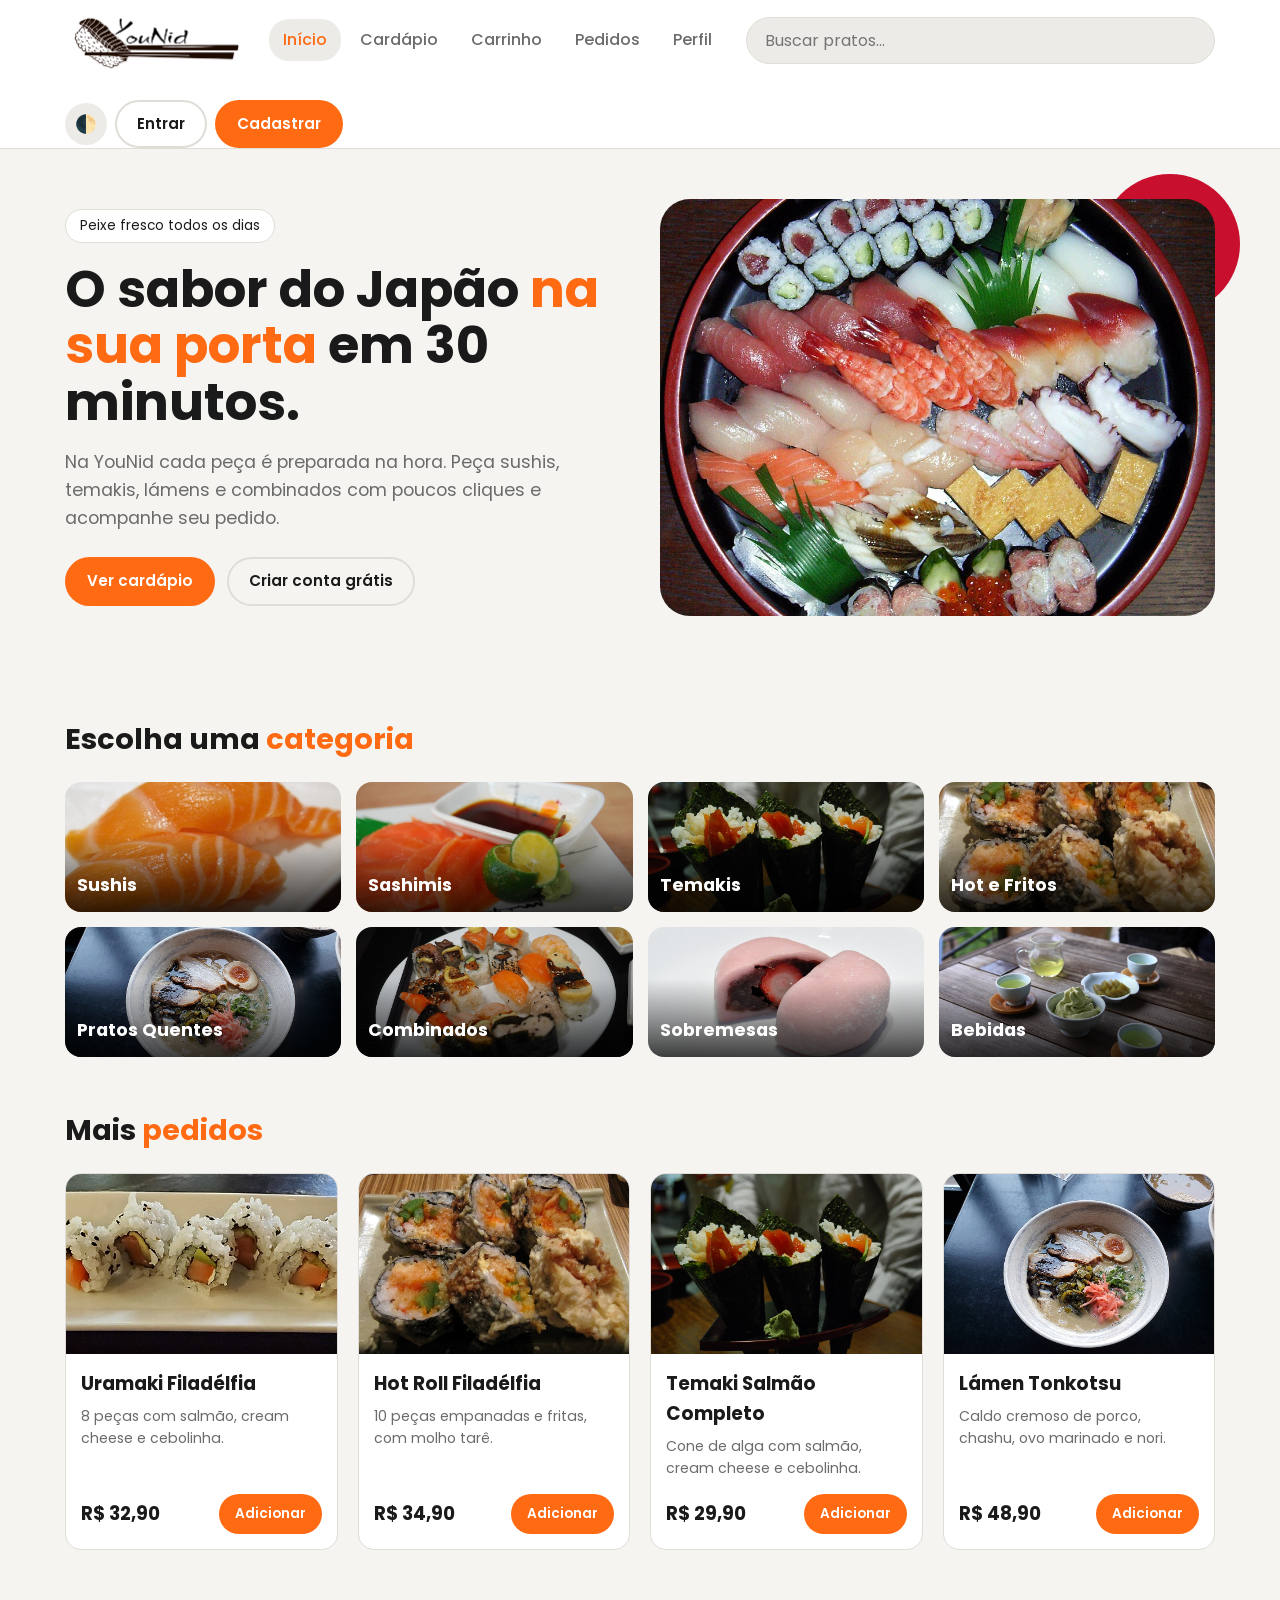
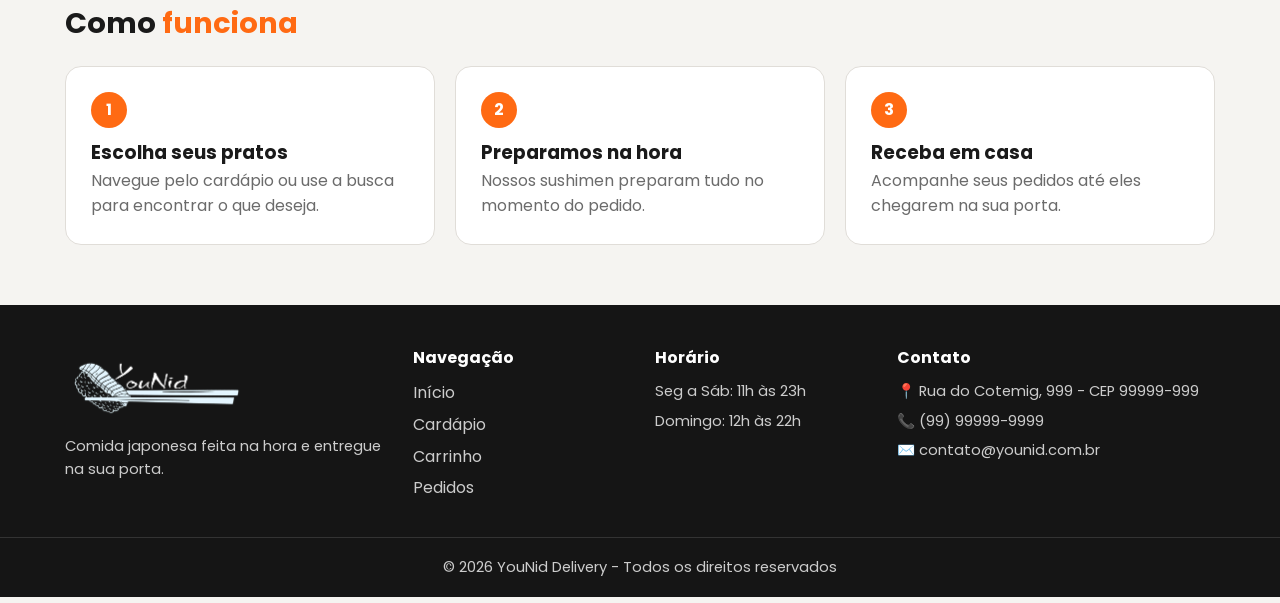
<file: index.html>
<!DOCTYPE html>
<html lang="pt-BR">
<head>
  <meta charset="UTF-8">
  <meta name="viewport" content="width=device-width, initial-scale=1.0">
  <title>YouNid - Delivery de Comida Japonesa</title>
  <link rel="icon" href="LogoYouNid.png">
  <link rel="stylesheet" href="https://fonts.googleapis.com/css2?family=Poppins:wght@400;500;600;700;800&display=swap">
  <link rel="stylesheet" href="index.css">
</head>
<body>

  <header class="cabecalho">
    <div class="container nav">
      <a href="index.html"><img src="LogoYouNid.png" alt="YouNid" class="logo"></a>
      <nav class="menu">
        <a href="index.html" class="ativo">Início</a>
        <a href="produtos.html">Cardápio</a>
        <a href="carrinho.html">Carrinho</a>
        <a href="pedidos.html">Pedidos</a>
        <a href="perfil.html">Perfil</a>
      </nav>
      <form class="busca" action="produtos.html">
        <input type="search" name="busca" placeholder="Buscar pratos..." maxlength="40">
      </form>
      <div class="acoes">
        <button class="icone" onclick="trocarTema()" title="Modo claro/escuro">🌓</button>
        <a href="cadastro.html#login" class="btn btn-contorno">Entrar</a>
        <a href="cadastro.html" class="btn btn-laranja">Cadastrar</a>
      </div>
    </div>
  </header>

  <main class="container">
    <section class="hero">
      <div>
        <span class="selo">Peixe fresco todos os dias</span>
        <h1>O sabor do Japão <span>na sua porta</span> em 30 minutos.</h1>
        <p>Na YouNid cada peça é preparada na hora. Peça sushis, temakis, lámens e combinados com poucos cliques e acompanhe seu pedido.</p>
        <div class="hero-botoes">
          <a href="produtos.html" class="btn btn-laranja">Ver cardápio</a>
          <a href="cadastro.html" class="btn btn-contorno">Criar conta grátis</a>
        </div>
      </div>
      <div class="hero-foto">
        <img src="destaque.jpg" alt="Prato com vários sushis">
      </div>
    </section>

    <h2 class="titulo-secao">Escolha uma <span>categoria</span></h2>
    <div class="categorias">
      <a href="produtos.html#sushi" class="categoria">
        <img src="1.jpg" alt="Sushis">
        <span>Sushis</span>
      </a>
      <a href="produtos.html#sashimi" class="categoria">
        <img src="5.jpg" alt="Sashimis">
        <span>Sashimis</span>
      </a>
      <a href="produtos.html#temaki" class="categoria">
        <img src="7.jpg" alt="Temakis">
        <span>Temakis</span>
      </a>
      <a href="produtos.html#hot" class="categoria">
        <img src="10.jpg" alt="Hot e Fritos">
        <span>Hot e Fritos</span>
      </a>
      <a href="produtos.html#quentes" class="categoria">
        <img src="13.jpg" alt="Pratos Quentes">
        <span>Pratos Quentes</span>
      </a>
      <a href="produtos.html#combinados" class="categoria">
        <img src="17.jpg" alt="Combinados">
        <span>Combinados</span>
      </a>
      <a href="produtos.html#sobremesas" class="categoria">
        <img src="20.jpg" alt="Sobremesas">
        <span>Sobremesas</span>
      </a>
      <a href="produtos.html#bebidas" class="categoria">
        <img src="23.jpg" alt="Bebidas">
        <span>Bebidas</span>
      </a>
    </div>

    <h2 class="titulo-secao">Mais <span>pedidos</span></h2>
    <div class="grade">
      <div class="card">
        <img src="2.jpg" alt="Uramaki Filadélfia">
        <div class="card-info">
          <h3>Uramaki Filadélfia</h3>
          <p>8 peças com salmão, cream cheese e cebolinha.</p>
          <div class="card-rodape">
            <strong>R$ 32,90</strong>
            <button class="btn btn-laranja" onclick="adicionar('Uramaki Filadélfia', 32.90, '2.jpg')">Adicionar</button>
          </div>
        </div>
      </div>
      <div class="card">
        <img src="10.jpg" alt="Hot Roll Filadélfia">
        <div class="card-info">
          <h3>Hot Roll Filadélfia</h3>
          <p>10 peças empanadas e fritas, com molho tarê.</p>
          <div class="card-rodape">
            <strong>R$ 34,90</strong>
            <button class="btn btn-laranja" onclick="adicionar('Hot Roll Filadélfia', 34.90, '10.jpg')">Adicionar</button>
          </div>
        </div>
      </div>
      <div class="card">
        <img src="7.jpg" alt="Temaki Salmão Completo">
        <div class="card-info">
          <h3>Temaki Salmão Completo</h3>
          <p>Cone de alga com salmão, cream cheese e cebolinha.</p>
          <div class="card-rodape">
            <strong>R$ 29,90</strong>
            <button class="btn btn-laranja" onclick="adicionar('Temaki Salmão Completo', 29.90, '7.jpg')">Adicionar</button>
          </div>
        </div>
      </div>
      <div class="card">
        <img src="13.jpg" alt="Lámen Tonkotsu">
        <div class="card-info">
          <h3>Lámen Tonkotsu</h3>
          <p>Caldo cremoso de porco, chashu, ovo marinado e nori.</p>
          <div class="card-rodape">
            <strong>R$ 48,90</strong>
            <button class="btn btn-laranja" onclick="adicionar('Lámen Tonkotsu', 48.90, '13.jpg')">Adicionar</button>
          </div>
        </div>
      </div>
    </div>

    <h2 class="titulo-secao">Como <span>funciona</span></h2>
    <div class="passos">
      <div class="passo"><b>1</b><h3>Escolha seus pratos</h3><p>Navegue pelo cardápio ou use a busca para encontrar o que deseja.</p></div>
      <div class="passo"><b>2</b><h3>Preparamos na hora</h3><p>Nossos sushimen preparam tudo no momento do pedido.</p></div>
      <div class="passo"><b>3</b><h3>Receba em casa</h3><p>Acompanhe seus pedidos até eles chegarem na sua porta.</p></div>
    </div>
  </main>

  <footer class="rodape">
    <div class="container rodape-grade">
      <div>
        <img src="LogoYouNid.png" alt="YouNid" class="logo logo-rodape">
        <p>Comida japonesa feita na hora e entregue na sua porta.</p>
      </div>
      <div>
        <h4>Navegação</h4>
        <a href="index.html">Início</a>
        <a href="produtos.html">Cardápio</a>
        <a href="carrinho.html">Carrinho</a>
        <a href="pedidos.html">Pedidos</a>
      </div>
      <div>
        <h4>Horário</h4>
        <p>Seg a Sáb: 11h às 23h</p>
        <p>Domingo: 12h às 22h</p>
      </div>
      <div>
        <h4>Contato</h4>
        <p>📍 Rua do Cotemig, 999 - CEP 99999-999</p>
        <p>📞 (99) 99999-9999</p>
        <p>✉️ contato@younid.com.br</p>
      </div>
    </div>
    <p class="direitos">© 2026 YouNid Delivery - Todos os direitos reservados</p>
  </footer>

  <script src="script.js"></script>
</body>
</html>
</file>
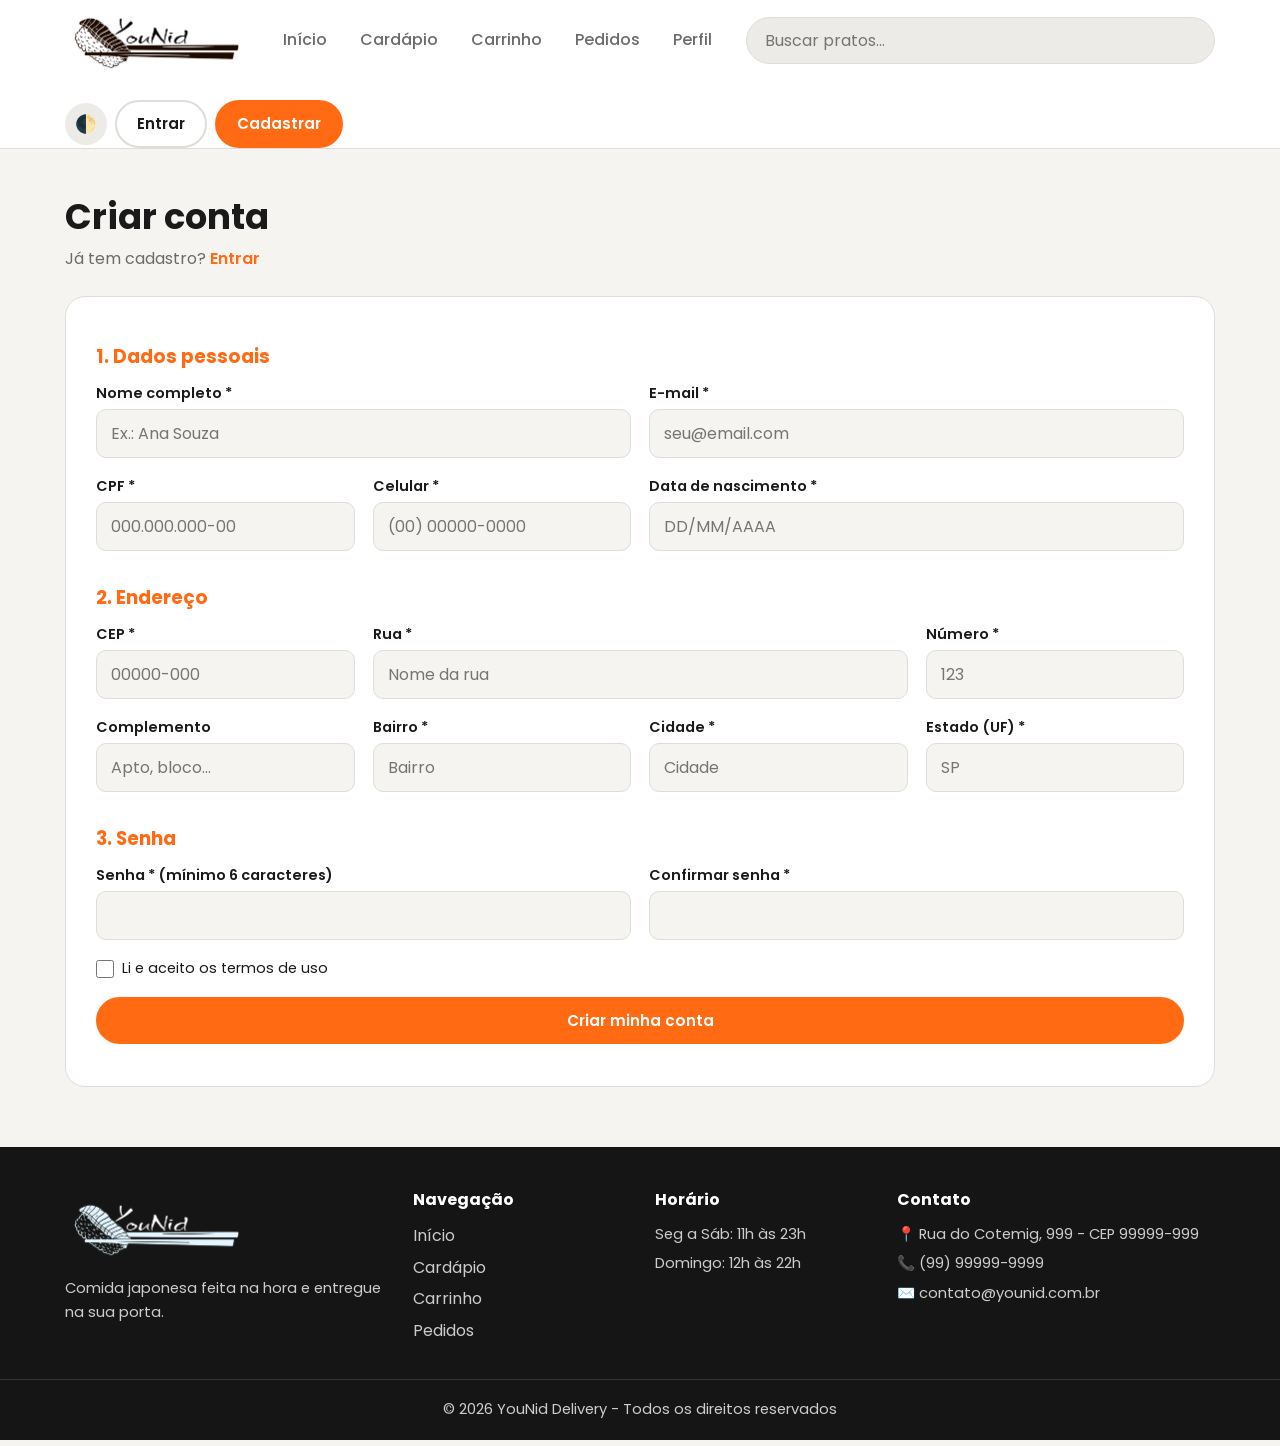
<file: cadastro.html>
<!DOCTYPE html>
<html lang="pt-BR">
<head>
  <meta charset="UTF-8">
  <meta name="viewport" content="width=device-width, initial-scale=1.0">
  <title>Cadastro - YouNid</title>
  <link rel="icon" href="LogoYouNid.png">
  <link rel="stylesheet" href="https://fonts.googleapis.com/css2?family=Poppins:wght@400;500;600;700;800&display=swap">
  <link rel="stylesheet" href="cadastro.css">
</head>
<body>

  <header class="cabecalho">
    <div class="container nav">
      <a href="index.html"><img src="LogoYouNid.png" alt="YouNid" class="logo"></a>
      <nav class="menu">
        <a href="index.html">Início</a>
        <a href="produtos.html">Cardápio</a>
        <a href="carrinho.html">Carrinho</a>
        <a href="pedidos.html">Pedidos</a>
        <a href="perfil.html">Perfil</a>
      </nav>
      <form class="busca" action="produtos.html">
        <input type="search" name="busca" placeholder="Buscar pratos..." maxlength="40">
      </form>
      <div class="acoes">
        <button class="icone" onclick="trocarTema()" title="Modo claro/escuro">🌓</button>
        <a href="#login" class="btn btn-contorno">Entrar</a>
        <a href="cadastro.html" class="btn btn-laranja">Cadastrar</a>
      </div>
    </div>
  </header>

  <main class="container">
    <div class="titulo-pagina">
      <h1>Criar conta</h1>
      <p>Já tem cadastro? <a href="#login" class="link">Entrar</a></p>
    </div>

    <form class="caixa formulario" onsubmit="cadastrar(event)">
      <h3>1. Dados pessoais</h3>

      <div class="campo metade">
        <label for="nome">Nome completo *</label>
        <input id="nome" type="text" maxlength="60" minlength="3" placeholder="Ex.: Ana Souza" oninput="somenteLetras(this)" required>
      </div>

      <div class="campo metade">
        <label for="email">E-mail *</label>
        <input id="email" type="email" maxlength="80" placeholder="seu@email.com" required>
      </div>

      <div class="campo">
        <label for="cpf">CPF *</label>
        <input id="cpf" type="text" maxlength="14" placeholder="000.000.000-00" inputmode="numeric" pattern="\d{3}\.\d{3}\.\d{3}-\d{2}" title="Digite o CPF completo" oninput="mascaraCPF(this)" required>
      </div>

      <div class="campo">
        <label for="telefone">Celular *</label>
        <input id="telefone" type="text" maxlength="15" placeholder="(00) 00000-0000" inputmode="numeric" pattern="\(\d{2}\) \d{4,5}-\d{4}" title="Digite o celular completo" oninput="mascaraTelefone(this)" required>
      </div>

      <div class="campo metade">
        <label for="nascimento">Data de nascimento *</label>
        <input id="nascimento" type="text" maxlength="10" placeholder="DD/MM/AAAA" inputmode="numeric" pattern="\d{2}/\d{2}/\d{4}" title="Digite a data completa" oninput="mascaraData(this)" required>
      </div>

      <h3>2. Endereço</h3>

      <div class="campo">
        <label for="cep">CEP *</label>
        <input id="cep" type="text" maxlength="9" placeholder="00000-000" inputmode="numeric" pattern="\d{5}-\d{3}" title="Digite o CEP completo" oninput="mascaraCEP(this)" required>
      </div>

      <div class="campo metade">
        <label for="rua">Rua *</label>
        <input id="rua" type="text" maxlength="80" placeholder="Nome da rua" required>
      </div>

      <div class="campo">
        <label for="numero">Número *</label>
        <input id="numero" type="text" maxlength="6" placeholder="123" inputmode="numeric" oninput="somenteNumeros(this)" required>
      </div>

      <div class="campo">
        <label for="complemento">Complemento</label>
        <input id="complemento" type="text" maxlength="40" placeholder="Apto, bloco...">
      </div>

      <div class="campo">
        <label for="bairro">Bairro *</label>
        <input id="bairro" type="text" maxlength="50" placeholder="Bairro" required>
      </div>

      <div class="campo">
        <label for="cidade">Cidade *</label>
        <input id="cidade" type="text" maxlength="50" placeholder="Cidade" oninput="somenteLetras(this)" required>
      </div>

      <div class="campo">
        <label for="uf">Estado (UF) *</label>
        <input id="uf" type="text" maxlength="2" minlength="2" placeholder="SP" oninput="somenteLetras(this)" style="text-transform: uppercase" required>
      </div>

      <h3>3. Senha</h3>

      <div class="campo metade">
        <label for="senha">Senha * (mínimo 6 caracteres)</label>
        <input id="senha" type="password" minlength="6" maxlength="20" required>
      </div>

      <div class="campo metade">
        <label for="confirmarSenha">Confirmar senha *</label>
        <input id="confirmarSenha" type="password" minlength="6" maxlength="20" required>
      </div>

      <div class="campo inteiro">
        <label class="check"><input type="checkbox" required> Li e aceito os termos de uso</label>
      </div>

      <div class="campo inteiro">
        <button type="submit" class="btn btn-laranja btn-cheio">Criar minha conta</button>
      </div>
    </form>

    <div class="modal" id="login">
      <form class="modal-caixa" onsubmit="entrar(event)">
        <a href="#" class="fechar">✕</a>
        <img src="LogoYouNid.png" alt="YouNid" class="logo">
        <h2>Entrar na sua conta</h2>
      <div class="campo">
        <label for="loginEmail">E-mail</label>
        <input id="loginEmail" type="email" maxlength="80" placeholder="seu@email.com" required>
      </div>
      <div class="campo">
        <label for="loginSenha">Senha</label>
        <input id="loginSenha" type="password" maxlength="20" placeholder="Sua senha" required>
      </div>
        <button type="submit" class="btn btn-laranja btn-cheio">Entrar</button>
        <p class="centro">Não tem conta? <a href="#" class="link">Cadastre-se</a></p>
      </form>
    </div>
  </main>

  <footer class="rodape">
    <div class="container rodape-grade">
      <div>
        <img src="LogoYouNid.png" alt="YouNid" class="logo logo-rodape">
        <p>Comida japonesa feita na hora e entregue na sua porta.</p>
      </div>
      <div>
        <h4>Navegação</h4>
        <a href="index.html">Início</a>
        <a href="produtos.html">Cardápio</a>
        <a href="carrinho.html">Carrinho</a>
        <a href="pedidos.html">Pedidos</a>
      </div>
      <div>
        <h4>Horário</h4>
        <p>Seg a Sáb: 11h às 23h</p>
        <p>Domingo: 12h às 22h</p>
      </div>
      <div>
        <h4>Contato</h4>
        <p>📍 Rua do Cotemig, 999 - CEP 99999-999</p>
        <p>📞 (99) 99999-9999</p>
        <p>✉️ contato@younid.com.br</p>
      </div>
    </div>
    <p class="direitos">© 2026 YouNid Delivery - Todos os direitos reservados</p>
  </footer>

  <script src="script.js"></script>
</body>
</html>
</file>
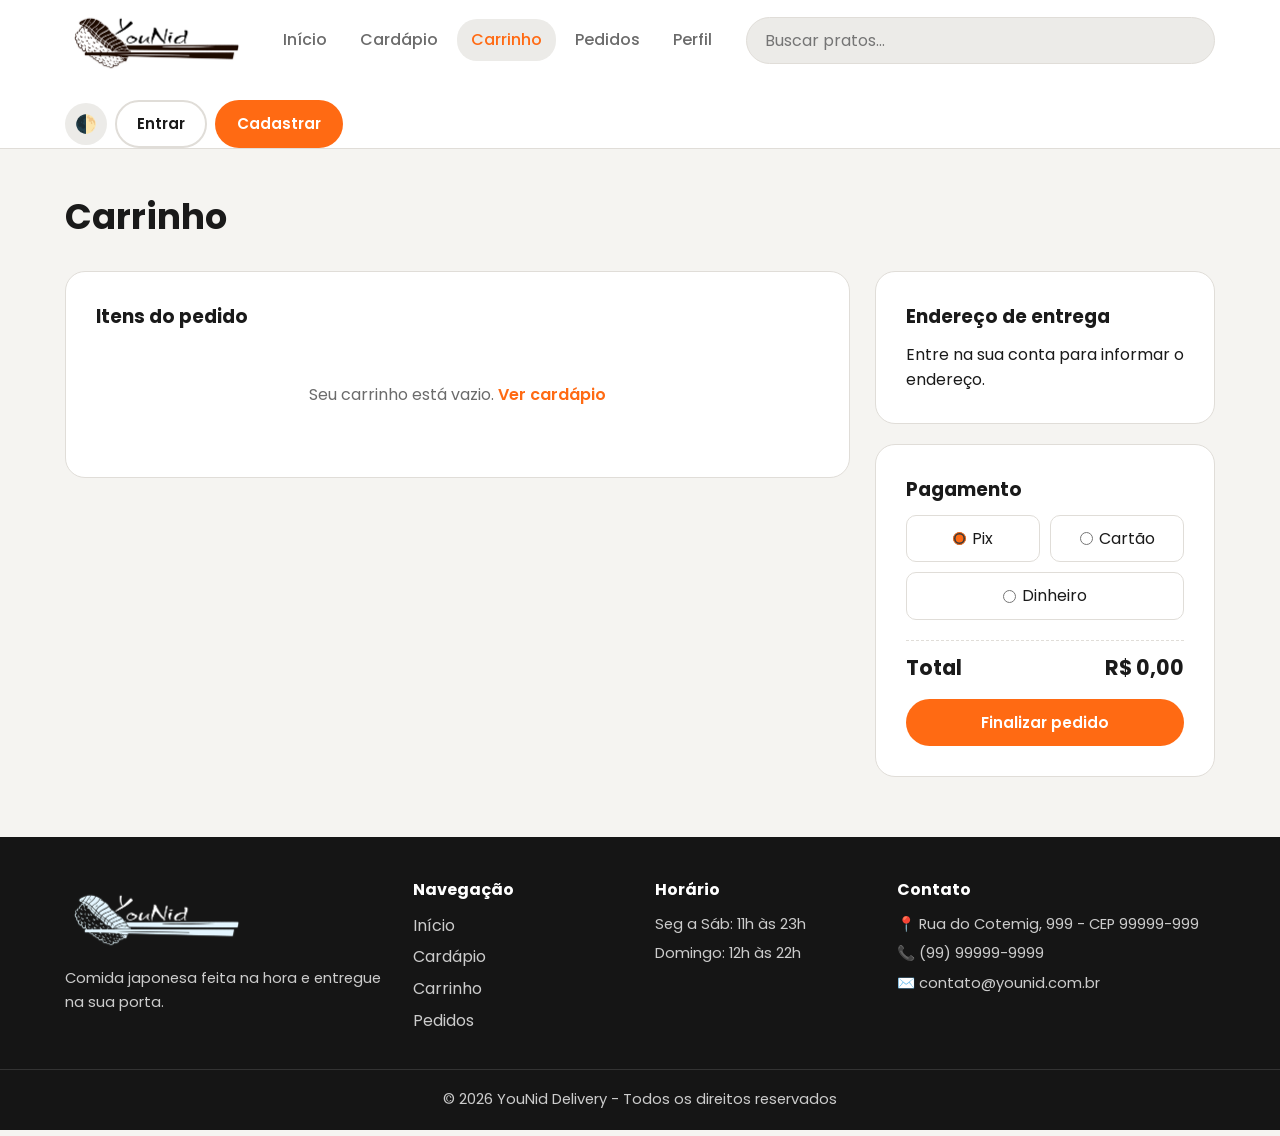
<file: carrinho.html>
<!DOCTYPE html>
<html lang="pt-BR">
<head>
  <meta charset="UTF-8">
  <meta name="viewport" content="width=device-width, initial-scale=1.0">
  <title>Carrinho - YouNid</title>
  <link rel="icon" href="LogoYouNid.png">
  <link rel="stylesheet" href="https://fonts.googleapis.com/css2?family=Poppins:wght@400;500;600;700;800&display=swap">
  <link rel="stylesheet" href="carrinho.css">
</head>
<body onload="mostrarCarrinho()">

  <header class="cabecalho">
    <div class="container nav">
      <a href="index.html"><img src="LogoYouNid.png" alt="YouNid" class="logo"></a>
      <nav class="menu">
        <a href="index.html">Início</a>
        <a href="produtos.html">Cardápio</a>
        <a href="carrinho.html" class="ativo">Carrinho</a>
        <a href="pedidos.html">Pedidos</a>
        <a href="perfil.html">Perfil</a>
      </nav>
      <form class="busca" action="produtos.html">
        <input type="search" name="busca" placeholder="Buscar pratos..." maxlength="40">
      </form>
      <div class="acoes">
        <button class="icone" onclick="trocarTema()" title="Modo claro/escuro">🌓</button>
        <a href="cadastro.html#login" class="btn btn-contorno">Entrar</a>
        <a href="cadastro.html" class="btn btn-laranja">Cadastrar</a>
      </div>
    </div>
  </header>

  <main class="container">
    <div class="titulo-pagina">
      <h1>Carrinho</h1>
    </div>

    <div class="carrinho">
      <div class="caixa">
        <h3>Itens do pedido</h3>
        <div id="itensCarrinho"></div>
      </div>

      <div class="carrinho-lado">
        <div class="caixa">
          <h3>Endereço de entrega</h3>
          <p id="endereco"></p>
        </div>

        <div class="caixa">
          <h3>Pagamento</h3>
          <div class="pagamento">
            <label><input type="radio" name="pagamento" value="Pix" checked> Pix</label>
            <label><input type="radio" name="pagamento" value="Cartão"> Cartão</label>
            <label><input type="radio" name="pagamento" value="Dinheiro"> Dinheiro</label>
          </div>
          <p class="total"><span>Total</span><span id="total">R$ 0,00</span></p>
          <button class="btn btn-laranja btn-cheio" onclick="finalizarPedido()">Finalizar pedido</button>
        </div>
      </div>
    </div>
  </main>

  <footer class="rodape">
    <div class="container rodape-grade">
      <div>
        <img src="LogoYouNid.png" alt="YouNid" class="logo logo-rodape">
        <p>Comida japonesa feita na hora e entregue na sua porta.</p>
      </div>
      <div>
        <h4>Navegação</h4>
        <a href="index.html">Início</a>
        <a href="produtos.html">Cardápio</a>
        <a href="carrinho.html">Carrinho</a>
        <a href="pedidos.html">Pedidos</a>
      </div>
      <div>
        <h4>Horário</h4>
        <p>Seg a Sáb: 11h às 23h</p>
        <p>Domingo: 12h às 22h</p>
      </div>
      <div>
        <h4>Contato</h4>
        <p>📍 Rua do Cotemig, 999 - CEP 99999-999</p>
        <p>📞 (99) 99999-9999</p>
        <p>✉️ contato@younid.com.br</p>
      </div>
    </div>
    <p class="direitos">© 2026 YouNid Delivery - Todos os direitos reservados</p>
  </footer>

  <script src="script.js"></script>
</body>
</html>
</file>
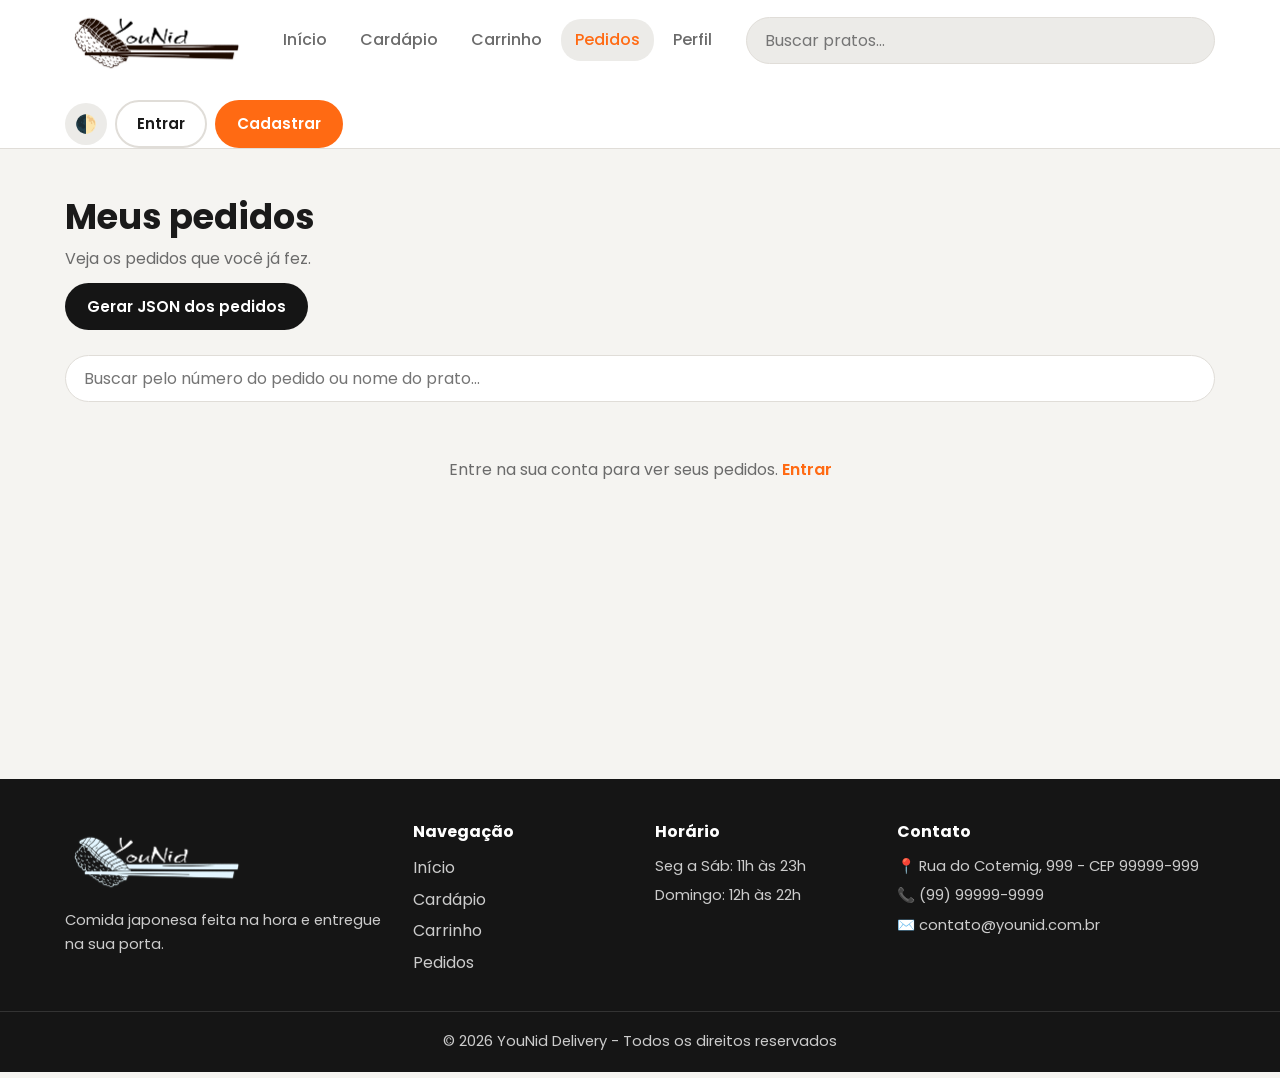
<file: pedidos.html>
<!DOCTYPE html>
<html lang="pt-BR">
<head>
  <meta charset="UTF-8">
  <meta name="viewport" content="width=device-width, initial-scale=1.0">
  <title>Meus pedidos - YouNid</title>
  <link rel="icon" href="LogoYouNid.png">
  <link rel="stylesheet" href="https://fonts.googleapis.com/css2?family=Poppins:wght@400;500;600;700;800&display=swap">
  <link rel="stylesheet" href="pedidos.css">
</head>
<body onload="mostrarPedidos()">

  <header class="cabecalho">
    <div class="container nav">
      <a href="index.html"><img src="LogoYouNid.png" alt="YouNid" class="logo"></a>
      <nav class="menu">
        <a href="index.html">Início</a>
        <a href="produtos.html">Cardápio</a>
        <a href="carrinho.html">Carrinho</a>
        <a href="pedidos.html" class="ativo">Pedidos</a>
        <a href="perfil.html">Perfil</a>
      </nav>
      <form class="busca" action="produtos.html">
        <input type="search" name="busca" placeholder="Buscar pratos..." maxlength="40">
      </form>
      <div class="acoes">
        <button class="icone" onclick="trocarTema()" title="Modo claro/escuro">🌓</button>
        <a href="cadastro.html#login" class="btn btn-contorno">Entrar</a>
        <a href="cadastro.html" class="btn btn-laranja">Cadastrar</a>
      </div>
    </div>
  </header>

  <main class="container">
    <div class="titulo-pagina">
      <h1>Meus pedidos</h1>
      <p>Veja os pedidos que você já fez.</p>
      <button class="btn btn-escuro" onclick="gerarJson()">Gerar JSON dos pedidos</button>
    </div>

    <input type="search" id="buscaPedidos" class="campo-busca" placeholder="Buscar pelo número do pedido ou nome do prato..." maxlength="30" oninput="mostrarPedidos()">

    <div id="listaPedidos"></div>
  </main>

  <footer class="rodape">
    <div class="container rodape-grade">
      <div>
        <img src="LogoYouNid.png" alt="YouNid" class="logo logo-rodape">
        <p>Comida japonesa feita na hora e entregue na sua porta.</p>
      </div>
      <div>
        <h4>Navegação</h4>
        <a href="index.html">Início</a>
        <a href="produtos.html">Cardápio</a>
        <a href="carrinho.html">Carrinho</a>
        <a href="pedidos.html">Pedidos</a>
      </div>
      <div>
        <h4>Horário</h4>
        <p>Seg a Sáb: 11h às 23h</p>
        <p>Domingo: 12h às 22h</p>
      </div>
      <div>
        <h4>Contato</h4>
        <p>📍 Rua do Cotemig, 999 - CEP 99999-999</p>
        <p>📞 (99) 99999-9999</p>
        <p>✉️ contato@younid.com.br</p>
      </div>
    </div>
    <p class="direitos">© 2026 YouNid Delivery - Todos os direitos reservados</p>
  </footer>

  <script src="script.js"></script>
</body>
</html>
</file>
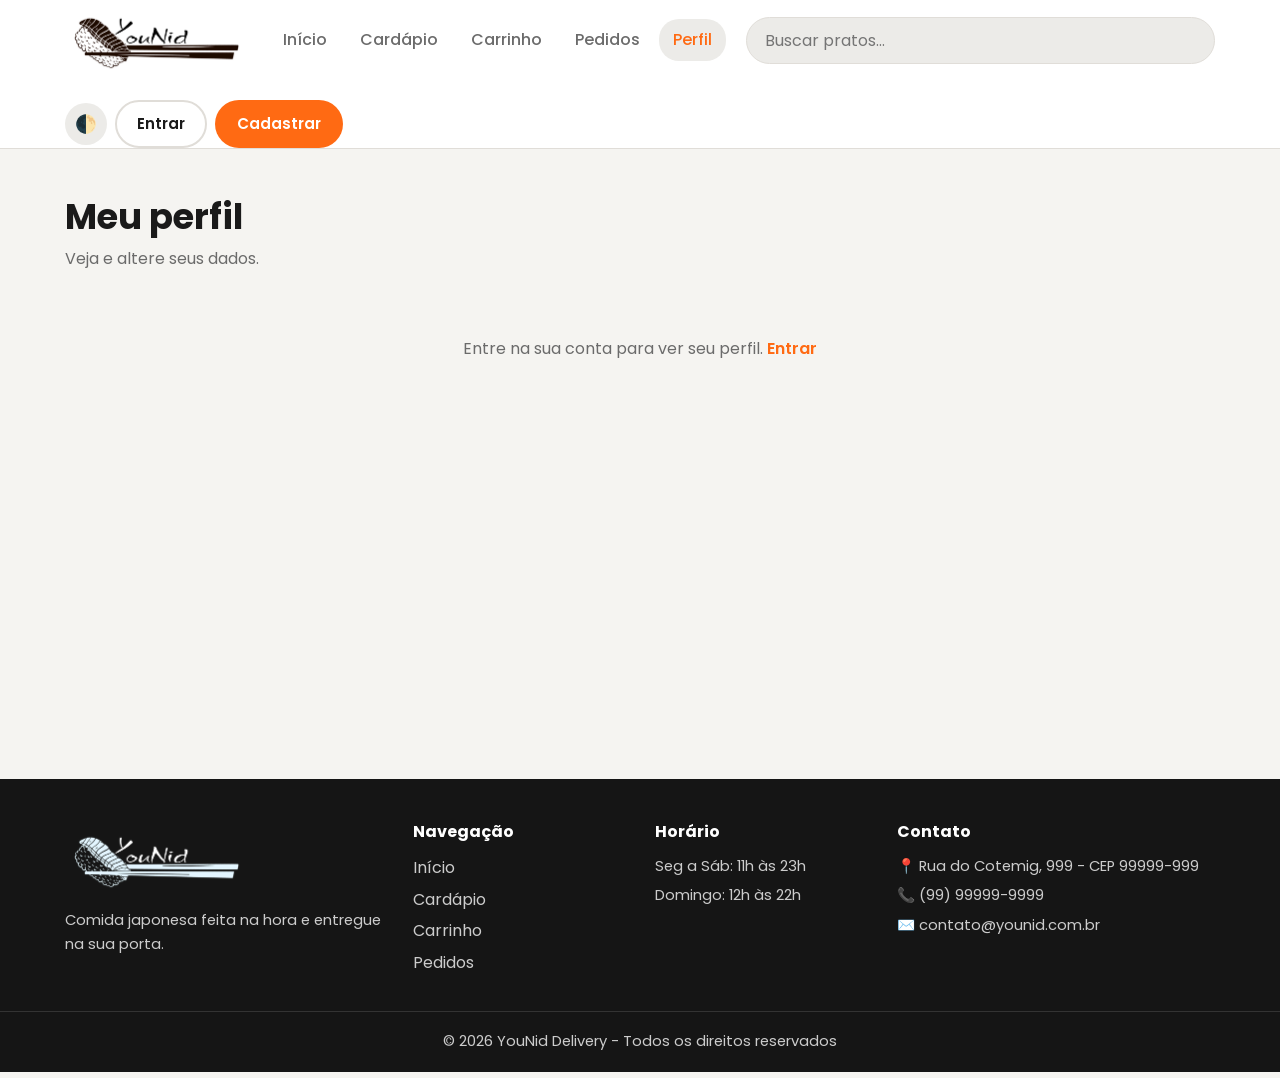
<file: perfil.html>
<!DOCTYPE html>
<html lang="pt-BR">
<head>
  <meta charset="UTF-8">
  <meta name="viewport" content="width=device-width, initial-scale=1.0">
  <title>Meu perfil - YouNid</title>
  <link rel="icon" href="LogoYouNid.png">
  <link rel="stylesheet" href="https://fonts.googleapis.com/css2?family=Poppins:wght@400;500;600;700;800&display=swap">
  <link rel="stylesheet" href="perfil.css">
</head>
<body onload="carregarPerfil()">

  <header class="cabecalho">
    <div class="container nav">
      <a href="index.html"><img src="LogoYouNid.png" alt="YouNid" class="logo"></a>
      <nav class="menu">
        <a href="index.html">Início</a>
        <a href="produtos.html">Cardápio</a>
        <a href="carrinho.html">Carrinho</a>
        <a href="pedidos.html">Pedidos</a>
        <a href="perfil.html" class="ativo">Perfil</a>
      </nav>
      <form class="busca" action="produtos.html">
        <input type="search" name="busca" placeholder="Buscar pratos..." maxlength="40">
      </form>
      <div class="acoes">
        <button class="icone" onclick="trocarTema()" title="Modo claro/escuro">🌓</button>
        <a href="cadastro.html#login" class="btn btn-contorno">Entrar</a>
        <a href="cadastro.html" class="btn btn-laranja">Cadastrar</a>
      </div>
    </div>
  </header>

  <main class="container">
    <div class="titulo-pagina">
      <h1>Meu perfil</h1>
      <p>Veja e altere seus dados.</p>
    </div>

    <div id="perfil" class="perfil">
      <div class="caixa perfil-cartao">
        <div class="avatar">👤</div>
        <h3 id="nomeUsuario"></h3>
        <p id="emailUsuario"></p>
        <button class="btn btn-escuro btn-cheio" onclick="sair()">Sair da conta</button>
      </div>

      <form class="caixa formulario" onsubmit="salvarPerfil(event)">
        <h3>Dados pessoais</h3>

      <div class="campo metade">
        <label for="nome">Nome completo *</label>
        <input id="nome" type="text" maxlength="60" minlength="3" placeholder="Ex.: Ana Souza" oninput="somenteLetras(this)" required>
      </div>

      <div class="campo metade">
        <label for="email">E-mail</label>
        <input id="email" type="email" disabled>
      </div>

      <div class="campo">
        <label for="cpf">CPF</label>
        <input id="cpf" type="text" disabled>
      </div>

      <div class="campo">
        <label for="telefone">Celular *</label>
        <input id="telefone" type="text" maxlength="15" placeholder="(00) 00000-0000" inputmode="numeric" pattern="\(\d{2}\) \d{4,5}-\d{4}" title="Digite o celular completo" oninput="mascaraTelefone(this)" required>
      </div>

      <div class="campo metade">
        <label for="nascimento">Data de nascimento *</label>
        <input id="nascimento" type="text" maxlength="10" placeholder="DD/MM/AAAA" inputmode="numeric" pattern="\d{2}/\d{2}/\d{4}" title="Digite a data completa" oninput="mascaraData(this)" required>
      </div>

        <h3>Endereço</h3>

      <div class="campo">
        <label for="cep">CEP *</label>
        <input id="cep" type="text" maxlength="9" placeholder="00000-000" inputmode="numeric" pattern="\d{5}-\d{3}" title="Digite o CEP completo" oninput="mascaraCEP(this)" required>
      </div>

      <div class="campo metade">
        <label for="rua">Rua *</label>
        <input id="rua" type="text" maxlength="80" placeholder="Nome da rua" required>
      </div>

      <div class="campo">
        <label for="numero">Número *</label>
        <input id="numero" type="text" maxlength="6" placeholder="123" inputmode="numeric" oninput="somenteNumeros(this)" required>
      </div>

      <div class="campo">
        <label for="complemento">Complemento</label>
        <input id="complemento" type="text" maxlength="40" placeholder="Apto, bloco...">
      </div>

      <div class="campo">
        <label for="bairro">Bairro *</label>
        <input id="bairro" type="text" maxlength="50" placeholder="Bairro" required>
      </div>

      <div class="campo">
        <label for="cidade">Cidade *</label>
        <input id="cidade" type="text" maxlength="50" placeholder="Cidade" oninput="somenteLetras(this)" required>
      </div>

      <div class="campo">
        <label for="uf">Estado (UF) *</label>
        <input id="uf" type="text" maxlength="2" minlength="2" placeholder="SP" oninput="somenteLetras(this)" style="text-transform: uppercase" required>
      </div>

        <div class="campo inteiro">
          <button type="submit" class="btn btn-laranja">Salvar alterações</button>
        </div>
      </form>
    </div>
  </main>

  <footer class="rodape">
    <div class="container rodape-grade">
      <div>
        <img src="LogoYouNid.png" alt="YouNid" class="logo logo-rodape">
        <p>Comida japonesa feita na hora e entregue na sua porta.</p>
      </div>
      <div>
        <h4>Navegação</h4>
        <a href="index.html">Início</a>
        <a href="produtos.html">Cardápio</a>
        <a href="carrinho.html">Carrinho</a>
        <a href="pedidos.html">Pedidos</a>
      </div>
      <div>
        <h4>Horário</h4>
        <p>Seg a Sáb: 11h às 23h</p>
        <p>Domingo: 12h às 22h</p>
      </div>
      <div>
        <h4>Contato</h4>
        <p>📍 Rua do Cotemig, 999 - CEP 99999-999</p>
        <p>📞 (99) 99999-9999</p>
        <p>✉️ contato@younid.com.br</p>
      </div>
    </div>
    <p class="direitos">© 2026 YouNid Delivery - Todos os direitos reservados</p>
  </footer>

  <script src="script.js"></script>
</body>
</html>
</file>
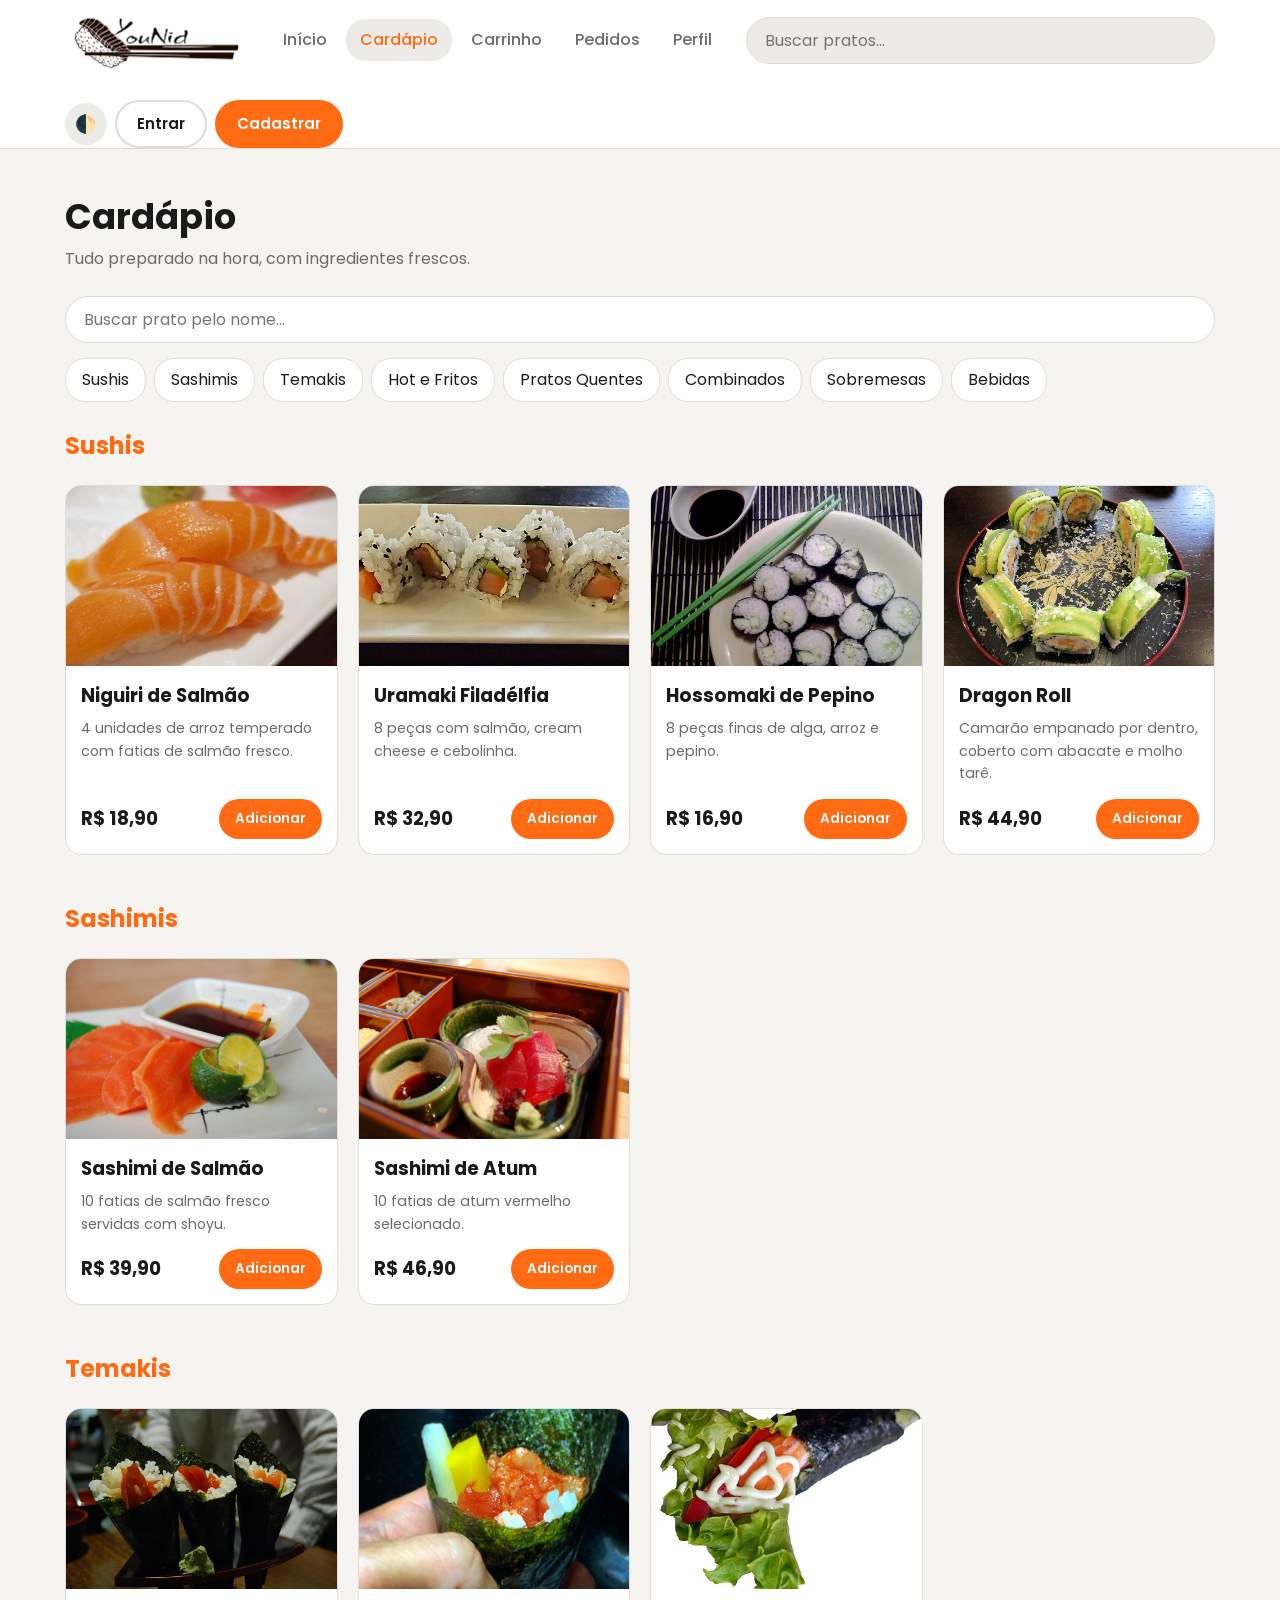
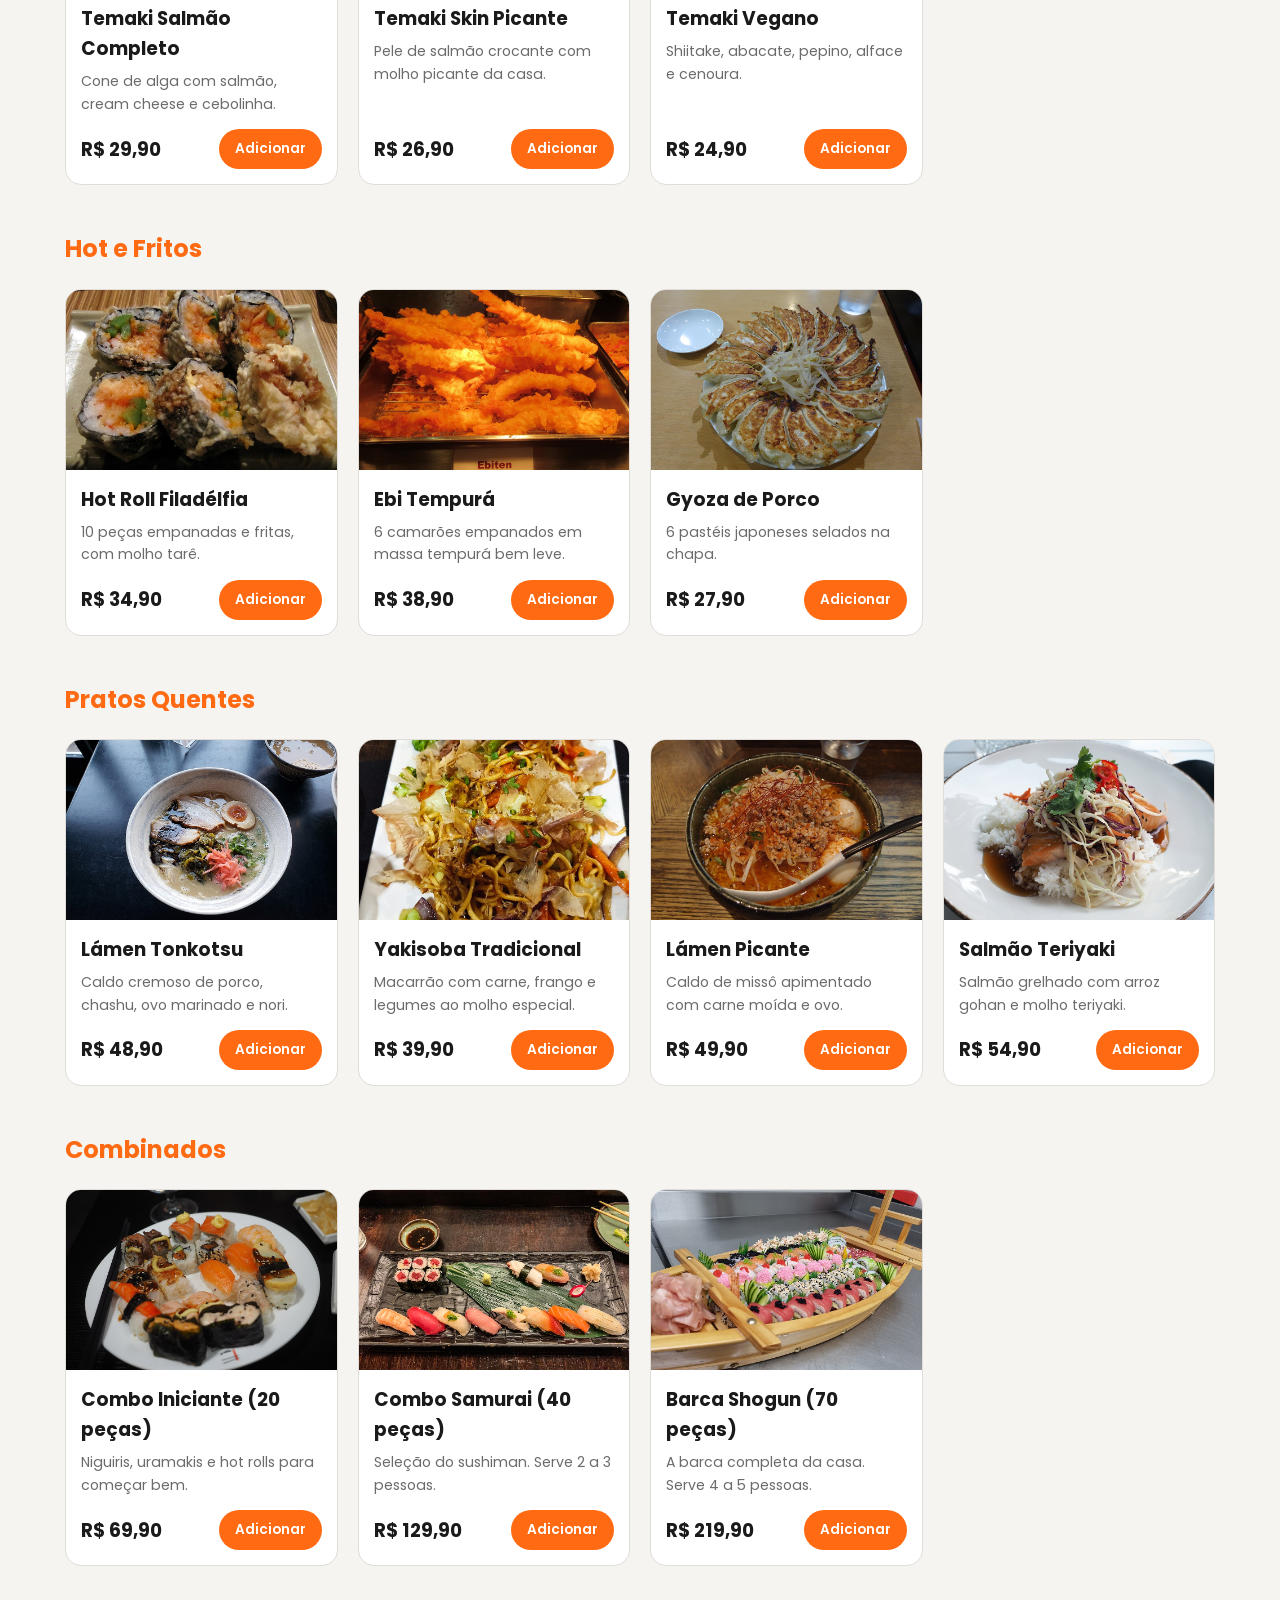
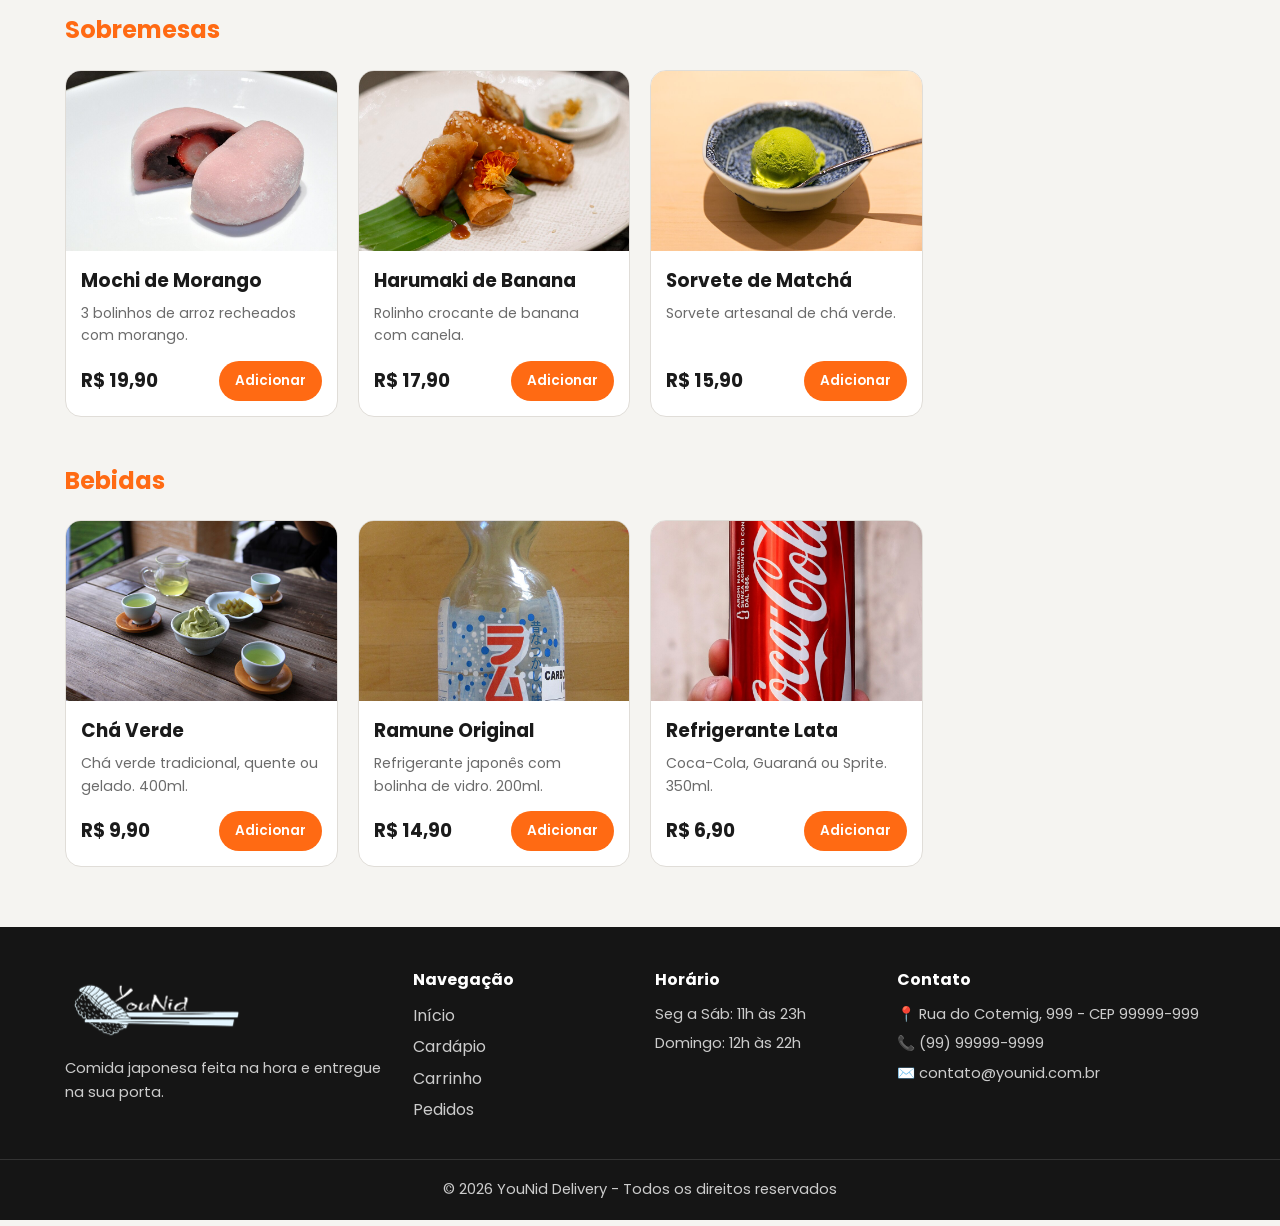
<file: produtos.html>
<!DOCTYPE html>
<html lang="pt-BR">
<head>
  <meta charset="UTF-8">
  <meta name="viewport" content="width=device-width, initial-scale=1.0">
  <title>Cardápio - YouNid</title>
  <link rel="icon" href="LogoYouNid.png">
  <link rel="stylesheet" href="https://fonts.googleapis.com/css2?family=Poppins:wght@400;500;600;700;800&display=swap">
  <link rel="stylesheet" href="produtos.css">
</head>
<body onload="iniciarCardapio()">

  <header class="cabecalho">
    <div class="container nav">
      <a href="index.html"><img src="LogoYouNid.png" alt="YouNid" class="logo"></a>
      <nav class="menu">
        <a href="index.html">Início</a>
        <a href="produtos.html" class="ativo">Cardápio</a>
        <a href="carrinho.html">Carrinho</a>
        <a href="pedidos.html">Pedidos</a>
        <a href="perfil.html">Perfil</a>
      </nav>
      <form class="busca" action="produtos.html">
        <input type="search" name="busca" placeholder="Buscar pratos..." maxlength="40">
      </form>
      <div class="acoes">
        <button class="icone" onclick="trocarTema()" title="Modo claro/escuro">🌓</button>
        <a href="cadastro.html#login" class="btn btn-contorno">Entrar</a>
        <a href="cadastro.html" class="btn btn-laranja">Cadastrar</a>
      </div>
    </div>
  </header>

  <main class="container">
    <div class="titulo-pagina">
      <h1>Cardápio</h1>
      <p>Tudo preparado na hora, com ingredientes frescos.</p>
    </div>

    <input type="search" id="buscaPratos" class="campo-busca" placeholder="Buscar prato pelo nome..." maxlength="40" oninput="buscarPratos()">

    <div class="filtros">
      <a href="#sushi" class="filtro">Sushis</a>
      <a href="#sashimi" class="filtro">Sashimis</a>
      <a href="#temaki" class="filtro">Temakis</a>
      <a href="#hot" class="filtro">Hot e Fritos</a>
      <a href="#quentes" class="filtro">Pratos Quentes</a>
      <a href="#combinados" class="filtro">Combinados</a>
      <a href="#sobremesas" class="filtro">Sobremesas</a>
      <a href="#bebidas" class="filtro">Bebidas</a>
    </div>

    <div class="grade">
      <h2 class="titulo-categoria" id="sushi">Sushis</h2>
      <div class="card">
        <img src="1.jpg" alt="Niguiri de Salmão">
        <div class="card-info">
          <h3>Niguiri de Salmão</h3>
          <p>4 unidades de arroz temperado com fatias de salmão fresco.</p>
          <div class="card-rodape">
            <strong>R$ 18,90</strong>
            <button class="btn btn-laranja" onclick="adicionar('Niguiri de Salmão', 18.90, '1.jpg')">Adicionar</button>
          </div>
        </div>
      </div>
      <div class="card">
        <img src="2.jpg" alt="Uramaki Filadélfia">
        <div class="card-info">
          <h3>Uramaki Filadélfia</h3>
          <p>8 peças com salmão, cream cheese e cebolinha.</p>
          <div class="card-rodape">
            <strong>R$ 32,90</strong>
            <button class="btn btn-laranja" onclick="adicionar('Uramaki Filadélfia', 32.90, '2.jpg')">Adicionar</button>
          </div>
        </div>
      </div>
      <div class="card">
        <img src="3.jpg" alt="Hossomaki de Pepino">
        <div class="card-info">
          <h3>Hossomaki de Pepino</h3>
          <p>8 peças finas de alga, arroz e pepino.</p>
          <div class="card-rodape">
            <strong>R$ 16,90</strong>
            <button class="btn btn-laranja" onclick="adicionar('Hossomaki de Pepino', 16.90, '3.jpg')">Adicionar</button>
          </div>
        </div>
      </div>
      <div class="card">
        <img src="4.jpg" alt="Dragon Roll">
        <div class="card-info">
          <h3>Dragon Roll</h3>
          <p>Camarão empanado por dentro, coberto com abacate e molho tarê.</p>
          <div class="card-rodape">
            <strong>R$ 44,90</strong>
            <button class="btn btn-laranja" onclick="adicionar('Dragon Roll', 44.90, '4.jpg')">Adicionar</button>
          </div>
        </div>
      </div>
      <h2 class="titulo-categoria" id="sashimi">Sashimis</h2>
      <div class="card">
        <img src="5.jpg" alt="Sashimi de Salmão">
        <div class="card-info">
          <h3>Sashimi de Salmão</h3>
          <p>10 fatias de salmão fresco servidas com shoyu.</p>
          <div class="card-rodape">
            <strong>R$ 39,90</strong>
            <button class="btn btn-laranja" onclick="adicionar('Sashimi de Salmão', 39.90, '5.jpg')">Adicionar</button>
          </div>
        </div>
      </div>
      <div class="card">
        <img src="6.jpg" alt="Sashimi de Atum">
        <div class="card-info">
          <h3>Sashimi de Atum</h3>
          <p>10 fatias de atum vermelho selecionado.</p>
          <div class="card-rodape">
            <strong>R$ 46,90</strong>
            <button class="btn btn-laranja" onclick="adicionar('Sashimi de Atum', 46.90, '6.jpg')">Adicionar</button>
          </div>
        </div>
      </div>
      <h2 class="titulo-categoria" id="temaki">Temakis</h2>
      <div class="card">
        <img src="7.jpg" alt="Temaki Salmão Completo">
        <div class="card-info">
          <h3>Temaki Salmão Completo</h3>
          <p>Cone de alga com salmão, cream cheese e cebolinha.</p>
          <div class="card-rodape">
            <strong>R$ 29,90</strong>
            <button class="btn btn-laranja" onclick="adicionar('Temaki Salmão Completo', 29.90, '7.jpg')">Adicionar</button>
          </div>
        </div>
      </div>
      <div class="card">
        <img src="8.jpg" alt="Temaki Skin Picante">
        <div class="card-info">
          <h3>Temaki Skin Picante</h3>
          <p>Pele de salmão crocante com molho picante da casa.</p>
          <div class="card-rodape">
            <strong>R$ 26,90</strong>
            <button class="btn btn-laranja" onclick="adicionar('Temaki Skin Picante', 26.90, '8.jpg')">Adicionar</button>
          </div>
        </div>
      </div>
      <div class="card">
        <img src="9.jpg" alt="Temaki Vegano">
        <div class="card-info">
          <h3>Temaki Vegano</h3>
          <p>Shiitake, abacate, pepino, alface e cenoura.</p>
          <div class="card-rodape">
            <strong>R$ 24,90</strong>
            <button class="btn btn-laranja" onclick="adicionar('Temaki Vegano', 24.90, '9.jpg')">Adicionar</button>
          </div>
        </div>
      </div>
      <h2 class="titulo-categoria" id="hot">Hot e Fritos</h2>
      <div class="card">
        <img src="10.jpg" alt="Hot Roll Filadélfia">
        <div class="card-info">
          <h3>Hot Roll Filadélfia</h3>
          <p>10 peças empanadas e fritas, com molho tarê.</p>
          <div class="card-rodape">
            <strong>R$ 34,90</strong>
            <button class="btn btn-laranja" onclick="adicionar('Hot Roll Filadélfia', 34.90, '10.jpg')">Adicionar</button>
          </div>
        </div>
      </div>
      <div class="card">
        <img src="11.jpg" alt="Ebi Tempurá">
        <div class="card-info">
          <h3>Ebi Tempurá</h3>
          <p>6 camarões empanados em massa tempurá bem leve.</p>
          <div class="card-rodape">
            <strong>R$ 38,90</strong>
            <button class="btn btn-laranja" onclick="adicionar('Ebi Tempurá', 38.90, '11.jpg')">Adicionar</button>
          </div>
        </div>
      </div>
      <div class="card">
        <img src="12.jpg" alt="Gyoza de Porco">
        <div class="card-info">
          <h3>Gyoza de Porco</h3>
          <p>6 pastéis japoneses selados na chapa.</p>
          <div class="card-rodape">
            <strong>R$ 27,90</strong>
            <button class="btn btn-laranja" onclick="adicionar('Gyoza de Porco', 27.90, '12.jpg')">Adicionar</button>
          </div>
        </div>
      </div>
      <h2 class="titulo-categoria" id="quentes">Pratos Quentes</h2>
      <div class="card">
        <img src="13.jpg" alt="Lámen Tonkotsu">
        <div class="card-info">
          <h3>Lámen Tonkotsu</h3>
          <p>Caldo cremoso de porco, chashu, ovo marinado e nori.</p>
          <div class="card-rodape">
            <strong>R$ 48,90</strong>
            <button class="btn btn-laranja" onclick="adicionar('Lámen Tonkotsu', 48.90, '13.jpg')">Adicionar</button>
          </div>
        </div>
      </div>
      <div class="card">
        <img src="14.jpg" alt="Yakisoba Tradicional">
        <div class="card-info">
          <h3>Yakisoba Tradicional</h3>
          <p>Macarrão com carne, frango e legumes ao molho especial.</p>
          <div class="card-rodape">
            <strong>R$ 39,90</strong>
            <button class="btn btn-laranja" onclick="adicionar('Yakisoba Tradicional', 39.90, '14.jpg')">Adicionar</button>
          </div>
        </div>
      </div>
      <div class="card">
        <img src="15.jpg" alt="Lámen Picante">
        <div class="card-info">
          <h3>Lámen Picante</h3>
          <p>Caldo de missô apimentado com carne moída e ovo.</p>
          <div class="card-rodape">
            <strong>R$ 49,90</strong>
            <button class="btn btn-laranja" onclick="adicionar('Lámen Picante', 49.90, '15.jpg')">Adicionar</button>
          </div>
        </div>
      </div>
      <div class="card">
        <img src="16.jpg" alt="Salmão Teriyaki">
        <div class="card-info">
          <h3>Salmão Teriyaki</h3>
          <p>Salmão grelhado com arroz gohan e molho teriyaki.</p>
          <div class="card-rodape">
            <strong>R$ 54,90</strong>
            <button class="btn btn-laranja" onclick="adicionar('Salmão Teriyaki', 54.90, '16.jpg')">Adicionar</button>
          </div>
        </div>
      </div>
      <h2 class="titulo-categoria" id="combinados">Combinados</h2>
      <div class="card">
        <img src="17.jpg" alt="Combo Iniciante (20 peças)">
        <div class="card-info">
          <h3>Combo Iniciante (20 peças)</h3>
          <p>Niguiris, uramakis e hot rolls para começar bem.</p>
          <div class="card-rodape">
            <strong>R$ 69,90</strong>
            <button class="btn btn-laranja" onclick="adicionar('Combo Iniciante (20 peças)', 69.90, '17.jpg')">Adicionar</button>
          </div>
        </div>
      </div>
      <div class="card">
        <img src="18.jpg" alt="Combo Samurai (40 peças)">
        <div class="card-info">
          <h3>Combo Samurai (40 peças)</h3>
          <p>Seleção do sushiman. Serve 2 a 3 pessoas.</p>
          <div class="card-rodape">
            <strong>R$ 129,90</strong>
            <button class="btn btn-laranja" onclick="adicionar('Combo Samurai (40 peças)', 129.90, '18.jpg')">Adicionar</button>
          </div>
        </div>
      </div>
      <div class="card">
        <img src="19.jpg" alt="Barca Shogun (70 peças)">
        <div class="card-info">
          <h3>Barca Shogun (70 peças)</h3>
          <p>A barca completa da casa. Serve 4 a 5 pessoas.</p>
          <div class="card-rodape">
            <strong>R$ 219,90</strong>
            <button class="btn btn-laranja" onclick="adicionar('Barca Shogun (70 peças)', 219.90, '19.jpg')">Adicionar</button>
          </div>
        </div>
      </div>
      <h2 class="titulo-categoria" id="sobremesas">Sobremesas</h2>
      <div class="card">
        <img src="20.jpg" alt="Mochi de Morango">
        <div class="card-info">
          <h3>Mochi de Morango</h3>
          <p>3 bolinhos de arroz recheados com morango.</p>
          <div class="card-rodape">
            <strong>R$ 19,90</strong>
            <button class="btn btn-laranja" onclick="adicionar('Mochi de Morango', 19.90, '20.jpg')">Adicionar</button>
          </div>
        </div>
      </div>
      <div class="card">
        <img src="21.jpg" alt="Harumaki de Banana">
        <div class="card-info">
          <h3>Harumaki de Banana</h3>
          <p>Rolinho crocante de banana com canela.</p>
          <div class="card-rodape">
            <strong>R$ 17,90</strong>
            <button class="btn btn-laranja" onclick="adicionar('Harumaki de Banana', 17.90, '21.jpg')">Adicionar</button>
          </div>
        </div>
      </div>
      <div class="card">
        <img src="22.jpg" alt="Sorvete de Matchá">
        <div class="card-info">
          <h3>Sorvete de Matchá</h3>
          <p>Sorvete artesanal de chá verde.</p>
          <div class="card-rodape">
            <strong>R$ 15,90</strong>
            <button class="btn btn-laranja" onclick="adicionar('Sorvete de Matchá', 15.90, '22.jpg')">Adicionar</button>
          </div>
        </div>
      </div>
      <h2 class="titulo-categoria" id="bebidas">Bebidas</h2>
      <div class="card">
        <img src="23.jpg" alt="Chá Verde">
        <div class="card-info">
          <h3>Chá Verde</h3>
          <p>Chá verde tradicional, quente ou gelado. 400ml.</p>
          <div class="card-rodape">
            <strong>R$ 9,90</strong>
            <button class="btn btn-laranja" onclick="adicionar('Chá Verde', 9.90, '23.jpg')">Adicionar</button>
          </div>
        </div>
      </div>
      <div class="card">
        <img src="24.jpg" alt="Ramune Original">
        <div class="card-info">
          <h3>Ramune Original</h3>
          <p>Refrigerante japonês com bolinha de vidro. 200ml.</p>
          <div class="card-rodape">
            <strong>R$ 14,90</strong>
            <button class="btn btn-laranja" onclick="adicionar('Ramune Original', 14.90, '24.jpg')">Adicionar</button>
          </div>
        </div>
      </div>
      <div class="card">
        <img src="25.jpg" alt="Refrigerante Lata">
        <div class="card-info">
          <h3>Refrigerante Lata</h3>
          <p>Coca-Cola, Guaraná ou Sprite. 350ml.</p>
          <div class="card-rodape">
            <strong>R$ 6,90</strong>
            <button class="btn btn-laranja" onclick="adicionar('Refrigerante Lata', 6.90, '25.jpg')">Adicionar</button>
          </div>
        </div>
      </div>
    </div>
    <p class="vazio" id="nenhum">Nenhum prato encontrado.</p>
  </main>

  <footer class="rodape">
    <div class="container rodape-grade">
      <div>
        <img src="LogoYouNid.png" alt="YouNid" class="logo logo-rodape">
        <p>Comida japonesa feita na hora e entregue na sua porta.</p>
      </div>
      <div>
        <h4>Navegação</h4>
        <a href="index.html">Início</a>
        <a href="produtos.html">Cardápio</a>
        <a href="carrinho.html">Carrinho</a>
        <a href="pedidos.html">Pedidos</a>
      </div>
      <div>
        <h4>Horário</h4>
        <p>Seg a Sáb: 11h às 23h</p>
        <p>Domingo: 12h às 22h</p>
      </div>
      <div>
        <h4>Contato</h4>
        <p>📍 Rua do Cotemig, 999 - CEP 99999-999</p>
        <p>📞 (99) 99999-9999</p>
        <p>✉️ contato@younid.com.br</p>
      </div>
    </div>
    <p class="direitos">© 2026 YouNid Delivery - Todos os direitos reservados</p>
  </footer>

  <script src="script.js"></script>
</body>
</html>
</file>
<file: index.css>
:root {
  --fundo: #f5f4f1;
  --caixa: #ffffff;
  --cinza: #ecebe8;
  --texto: #1a1a1a;
  --texto-suave: #6b6b6b;
  --borda: #e0ddd8;
  --laranja: #ff6a13;
  --laranja-escuro: #e5590a;
  --vermelho: #c8102e;
  --preto: #151515;
}

body.escuro {
  --fundo: #111112;
  --caixa: #1c1c1f;
  --cinza: #26262a;
  --texto: #f2f2f2;
  --texto-suave: #a5a5a5;
  --borda: #2f2f33;
}

* {
  margin: 0;
  padding: 0;
  box-sizing: border-box;
}

body {
  font-family: 'Poppins', Arial, sans-serif;
  background: var(--fundo);
  color: var(--texto);
  line-height: 1.6;
}

a {
  color: inherit;
  text-decoration: none;
}

img {
  max-width: 100%;
  display: block;
}

input, button {
  font-family: inherit;
  font-size: 1rem;
}

button {
  cursor: pointer;
}

.container {
  width: 90%;
  max-width: 1150px;
  margin: 0 auto;
}

main {
  min-height: 70vh;
  padding-bottom: 60px;
}

.link {
  color: var(--laranja);
  font-weight: 600;
}

.centro {
  text-align: center;
}

.vazio {
  text-align: center;
  color: var(--texto-suave);
  padding: 40px 0;
  grid-column: 1 / -1;
}

.btn {
  display: inline-block;
  padding: 10px 20px;
  border-radius: 30px;
  border: 2px solid transparent;
  font-weight: 600;
  font-size: 0.95rem;
  text-align: center;
}

.btn-laranja {
  background: var(--laranja);
  color: #fff;
}

.btn-laranja:hover {
  background: var(--laranja-escuro);
}

.btn-escuro {
  background: var(--preto);
  color: #fff;
}

body.escuro .btn-escuro {
  background: #fff;
  color: #111;
}

.btn-contorno {
  background: transparent;
  border-color: var(--borda);
  color: var(--texto);
}

.btn-contorno:hover {
  border-color: var(--laranja);
  color: var(--laranja);
}

.btn-cheio {
  width: 100%;
}

.cabecalho {
  background: var(--caixa);
  border-bottom: 1px solid var(--borda);
  position: sticky;
  top: 0;
  z-index: 10;
}

.nav {
  display: flex;
  align-items: center;
  gap: 20px;
  min-height: 75px;
  flex-wrap: wrap;
}

.logo {
  height: 80px;
}

body.escuro .logo {
  filter: invert(1);
  mix-blend-mode: screen;
}

.menu {
  display: flex;
  gap: 5px;
  flex-wrap: wrap;
}

.menu a {
  padding: 8px 14px;
  border-radius: 20px;
  color: var(--texto-suave);
  font-weight: 500;
}

.menu a:hover,
.menu a.ativo {
  background: var(--cinza);
  color: var(--laranja);
}

.busca {
  flex: 1;
  min-width: 180px;
}

.busca input,
.campo-busca {
  width: 100%;
  padding: 10px 18px;
  border-radius: 30px;
  border: 1px solid var(--borda);
  background: var(--cinza);
  color: var(--texto);
}

.acoes {
  display: flex;
  align-items: center;
  gap: 8px;
}

.icone {
  width: 42px;
  height: 42px;
  border-radius: 50%;
  border: none;
  background: var(--cinza);
  font-size: 1.1rem;
}

.titulo-secao {
  font-size: 1.8rem;
  margin: 50px 0 20px;
}

.titulo-secao span {
  color: var(--laranja);
}

.hero {
  display: grid;
  grid-template-columns: 1fr 1fr;
  gap: 40px;
  align-items: center;
  padding: 50px 0;
}

.selo {
  display: inline-block;
  background: var(--caixa);
  border: 1px solid var(--borda);
  padding: 5px 14px;
  border-radius: 20px;
  font-size: 0.85rem;
}

.hero h1 {
  font-size: 3.2rem;
  line-height: 1.1;
  margin: 18px 0;
}

.hero h1 span {
  color: var(--laranja);
}

.hero p {
  color: var(--texto-suave);
  font-size: 1.1rem;
  margin-bottom: 25px;
}

.hero-botoes {
  display: flex;
  gap: 12px;
  flex-wrap: wrap;
}

.hero-foto {
  position: relative;
}

.hero-foto img {
  position: relative;
  width: 100%;
  aspect-ratio: 4 / 3;
  object-fit: cover;
  border-radius: 30px;
}

.hero-foto::before {
  content: '';
  position: absolute;
  top: -25px;
  right: -25px;
  width: 140px;
  height: 140px;
  background: var(--vermelho);
  border-radius: 50%;
}

.categorias {
  display: grid;
  grid-template-columns: repeat(4, 1fr);
  gap: 15px;
}

.categoria {
  position: relative;
  height: 130px;
  border-radius: 16px;
  overflow: hidden;
}

.categoria img {
  width: 100%;
  height: 100%;
  object-fit: cover;
}

.categoria span {
  position: absolute;
  inset: 0;
  display: flex;
  align-items: flex-end;
  padding: 12px;
  color: #fff;
  font-weight: 700;
  font-size: 1.1rem;
  background: linear-gradient(transparent 40%, rgba(0, 0, 0, 0.75));
}

.passos {
  display: grid;
  grid-template-columns: repeat(3, 1fr);
  gap: 20px;
}

.passo {
  background: var(--caixa);
  border: 1px solid var(--borda);
  border-radius: 16px;
  padding: 25px;
}

.passo b {
  display: inline-block;
  width: 36px;
  height: 36px;
  line-height: 36px;
  text-align: center;
  border-radius: 50%;
  background: var(--laranja);
  color: #fff;
  margin-bottom: 10px;
}

.passo p {
  color: var(--texto-suave);
}

.grade {
  display: grid;
  grid-template-columns: repeat(auto-fill, minmax(240px, 1fr));
  gap: 20px;
}

.card {
  display: flex;
  flex-direction: column;
  background: var(--caixa);
  border: 1px solid var(--borda);
  border-radius: 16px;
  overflow: hidden;
}

.card img {
  width: 100%;
  height: 180px;
  object-fit: cover;
}

.card-info {
  display: flex;
  flex-direction: column;
  gap: 6px;
  flex: 1;
  padding: 15px;
}

.card-info p {
  flex: 1;
  color: var(--texto-suave);
  font-size: 0.88rem;
}

.card-rodape {
  display: flex;
  justify-content: space-between;
  align-items: center;
  margin-top: 8px;
}

.card-rodape strong {
  font-size: 1.15rem;
}

.card-rodape .btn {
  padding: 8px 14px;
  font-size: 0.85rem;
}

.rodape {
  background: var(--preto);
  color: #ccc;
  padding-top: 40px;
}

.rodape-grade {
  display: grid;
  grid-template-columns: 1.5fr 1fr 1fr 1.5fr;
  gap: 30px;
}

.rodape h4 {
  color: #fff;
  margin-bottom: 10px;
}

.rodape a {
  display: block;
  margin-bottom: 6px;
}

.rodape a:hover {
  color: var(--laranja);
}

.rodape p {
  margin-bottom: 6px;
  font-size: 0.92rem;
}

.logo-rodape {
  filter: invert(1);
  mix-blend-mode: screen;
  margin-bottom: 10px;
}

.direitos {
  text-align: center;
  border-top: 1px solid #333;
  margin-top: 30px;
  padding: 18px;
  font-size: 0.85rem;
}

@media (max-width: 900px) {
  .nav {
    padding: 10px 0;
  }

  .rodape-grade {
    grid-template-columns: 1fr;
  }

  .hero {
    grid-template-columns: 1fr;
  }

  .hero h1 {
    font-size: 2.4rem;
  }

  .categorias {
    grid-template-columns: repeat(2, 1fr);
  }

  .passos {
    grid-template-columns: 1fr;
  }
}

@media (max-width: 550px) {
  .hero-foto::before {
    width: 90px;
    height: 90px;
  }
}
</file>
<file: cadastro.css>
:root {
  --fundo: #f5f4f1;
  --caixa: #ffffff;
  --cinza: #ecebe8;
  --texto: #1a1a1a;
  --texto-suave: #6b6b6b;
  --borda: #e0ddd8;
  --laranja: #ff6a13;
  --laranja-escuro: #e5590a;
  --vermelho: #c8102e;
  --preto: #151515;
}

body.escuro {
  --fundo: #111112;
  --caixa: #1c1c1f;
  --cinza: #26262a;
  --texto: #f2f2f2;
  --texto-suave: #a5a5a5;
  --borda: #2f2f33;
}

* {
  margin: 0;
  padding: 0;
  box-sizing: border-box;
}

body {
  font-family: 'Poppins', Arial, sans-serif;
  background: var(--fundo);
  color: var(--texto);
  line-height: 1.6;
}

a {
  color: inherit;
  text-decoration: none;
}

img {
  max-width: 100%;
  display: block;
}

input, button {
  font-family: inherit;
  font-size: 1rem;
}

button {
  cursor: pointer;
}

.container {
  width: 90%;
  max-width: 1150px;
  margin: 0 auto;
}

main {
  min-height: 70vh;
  padding-bottom: 60px;
}

.link {
  color: var(--laranja);
  font-weight: 600;
}

.centro {
  text-align: center;
}

.vazio {
  text-align: center;
  color: var(--texto-suave);
  padding: 40px 0;
  grid-column: 1 / -1;
}

.btn {
  display: inline-block;
  padding: 10px 20px;
  border-radius: 30px;
  border: 2px solid transparent;
  font-weight: 600;
  font-size: 0.95rem;
  text-align: center;
}

.btn-laranja {
  background: var(--laranja);
  color: #fff;
}

.btn-laranja:hover {
  background: var(--laranja-escuro);
}

.btn-escuro {
  background: var(--preto);
  color: #fff;
}

body.escuro .btn-escuro {
  background: #fff;
  color: #111;
}

.btn-contorno {
  background: transparent;
  border-color: var(--borda);
  color: var(--texto);
}

.btn-contorno:hover {
  border-color: var(--laranja);
  color: var(--laranja);
}

.btn-cheio {
  width: 100%;
}

.cabecalho {
  background: var(--caixa);
  border-bottom: 1px solid var(--borda);
  position: sticky;
  top: 0;
  z-index: 10;
}

.nav {
  display: flex;
  align-items: center;
  gap: 20px;
  min-height: 75px;
  flex-wrap: wrap;
}

.logo {
  height: 80px;
}

body.escuro .logo {
  filter: invert(1);
  mix-blend-mode: screen;
}

.menu {
  display: flex;
  gap: 5px;
  flex-wrap: wrap;
}

.menu a {
  padding: 8px 14px;
  border-radius: 20px;
  color: var(--texto-suave);
  font-weight: 500;
}

.menu a:hover,
.menu a.ativo {
  background: var(--cinza);
  color: var(--laranja);
}

.busca {
  flex: 1;
  min-width: 180px;
}

.busca input,
.campo-busca {
  width: 100%;
  padding: 10px 18px;
  border-radius: 30px;
  border: 1px solid var(--borda);
  background: var(--cinza);
  color: var(--texto);
}

.acoes {
  display: flex;
  align-items: center;
  gap: 8px;
}

.icone {
  width: 42px;
  height: 42px;
  border-radius: 50%;
  border: none;
  background: var(--cinza);
  font-size: 1.1rem;
}

.titulo-pagina {
  padding: 40px 0 25px;
}

.titulo-pagina h1 {
  font-size: 2.2rem;
}

.titulo-pagina p {
  color: var(--texto-suave);
}

.caixa {
  background: var(--caixa);
  border: 1px solid var(--borda);
  border-radius: 20px;
  padding: 30px;
}

.caixa h3 {
  margin-bottom: 10px;
}

.formulario {
  display: grid;
  grid-template-columns: repeat(4, minmax(0, 1fr));
  gap: 5px 18px;
}

.formulario h3 {
  grid-column: 1 / -1;
  margin: 15px 0 5px;
  color: var(--laranja);
}

.campo {
  display: flex;
  flex-direction: column;
  gap: 4px;
  margin-bottom: 12px;
}

.campo.metade {
  grid-column: span 2;
}

.campo.inteiro {
  grid-column: 1 / -1;
}

.campo label {
  font-weight: 600;
  font-size: 0.9rem;
}

.campo input {
  padding: 11px 14px;
  border-radius: 10px;
  border: 1px solid var(--borda);
  background: var(--fundo);
  color: var(--texto);
}

.campo input:focus {
  outline: 2px solid var(--laranja);
  border-color: transparent;
}

.campo input:disabled {
  opacity: 0.6;
}

.check {
  display: flex;
  align-items: center;
  gap: 8px;
  font-weight: 400 !important;
}

.check input {
  accent-color: var(--laranja);
  width: 18px;
  height: 18px;
}

.modal {
  display: none;
  position: fixed;
  inset: 0;
  z-index: 100;
  align-items: center;
  justify-content: center;
  padding: 20px;
  background: rgba(0, 0, 0, 0.6);
}

.modal:target {
  display: flex;
}

.modal-caixa {
  position: relative;
  width: 100%;
  max-width: 400px;
  background: var(--caixa);
  border-radius: 20px;
  padding: 30px;
}

.modal-caixa .logo {
  margin: 0 auto 10px;
}

.modal-caixa h2 {
  text-align: center;
  margin-bottom: 15px;
}

.modal-caixa .btn {
  margin-bottom: 12px;
}

.fechar {
  position: absolute;
  top: 15px;
  right: 15px;
  width: 34px;
  height: 34px;
  line-height: 34px;
  text-align: center;
  border-radius: 50%;
  background: var(--cinza);
}

.rodape {
  background: var(--preto);
  color: #ccc;
  padding-top: 40px;
}

.rodape-grade {
  display: grid;
  grid-template-columns: 1.5fr 1fr 1fr 1.5fr;
  gap: 30px;
}

.rodape h4 {
  color: #fff;
  margin-bottom: 10px;
}

.rodape a {
  display: block;
  margin-bottom: 6px;
}

.rodape a:hover {
  color: var(--laranja);
}

.rodape p {
  margin-bottom: 6px;
  font-size: 0.92rem;
}

.logo-rodape {
  filter: invert(1);
  mix-blend-mode: screen;
  margin-bottom: 10px;
}

.direitos {
  text-align: center;
  border-top: 1px solid #333;
  margin-top: 30px;
  padding: 18px;
  font-size: 0.85rem;
}

@media (max-width: 900px) {
  .nav {
    padding: 10px 0;
  }

  .rodape-grade {
    grid-template-columns: 1fr;
  }

  .formulario {
    grid-template-columns: repeat(2, minmax(0, 1fr));
  }
}

@media (max-width: 550px) {
  .formulario {
    grid-template-columns: 1fr;
  }

  .campo.metade {
    grid-column: auto;
  }
}
</file>
<file: carrinho.css>
:root {
  --fundo: #f5f4f1;
  --caixa: #ffffff;
  --cinza: #ecebe8;
  --texto: #1a1a1a;
  --texto-suave: #6b6b6b;
  --borda: #e0ddd8;
  --laranja: #ff6a13;
  --laranja-escuro: #e5590a;
  --vermelho: #c8102e;
  --preto: #151515;
}

body.escuro {
  --fundo: #111112;
  --caixa: #1c1c1f;
  --cinza: #26262a;
  --texto: #f2f2f2;
  --texto-suave: #a5a5a5;
  --borda: #2f2f33;
}

* {
  margin: 0;
  padding: 0;
  box-sizing: border-box;
}

body {
  font-family: 'Poppins', Arial, sans-serif;
  background: var(--fundo);
  color: var(--texto);
  line-height: 1.6;
}

a {
  color: inherit;
  text-decoration: none;
}

img {
  max-width: 100%;
  display: block;
}

input, button {
  font-family: inherit;
  font-size: 1rem;
}

button {
  cursor: pointer;
}

.container {
  width: 90%;
  max-width: 1150px;
  margin: 0 auto;
}

main {
  min-height: 70vh;
  padding-bottom: 60px;
}

.link {
  color: var(--laranja);
  font-weight: 600;
}

.centro {
  text-align: center;
}

.vazio {
  text-align: center;
  color: var(--texto-suave);
  padding: 40px 0;
  grid-column: 1 / -1;
}

.btn {
  display: inline-block;
  padding: 10px 20px;
  border-radius: 30px;
  border: 2px solid transparent;
  font-weight: 600;
  font-size: 0.95rem;
  text-align: center;
}

.btn-laranja {
  background: var(--laranja);
  color: #fff;
}

.btn-laranja:hover {
  background: var(--laranja-escuro);
}

.btn-escuro {
  background: var(--preto);
  color: #fff;
}

body.escuro .btn-escuro {
  background: #fff;
  color: #111;
}

.btn-contorno {
  background: transparent;
  border-color: var(--borda);
  color: var(--texto);
}

.btn-contorno:hover {
  border-color: var(--laranja);
  color: var(--laranja);
}

.btn-cheio {
  width: 100%;
}

.cabecalho {
  background: var(--caixa);
  border-bottom: 1px solid var(--borda);
  position: sticky;
  top: 0;
  z-index: 10;
}

.nav {
  display: flex;
  align-items: center;
  gap: 20px;
  min-height: 75px;
  flex-wrap: wrap;
}

.logo {
  height: 80px;
}

body.escuro .logo {
  filter: invert(1);
  mix-blend-mode: screen;
}

.menu {
  display: flex;
  gap: 5px;
  flex-wrap: wrap;
}

.menu a {
  padding: 8px 14px;
  border-radius: 20px;
  color: var(--texto-suave);
  font-weight: 500;
}

.menu a:hover,
.menu a.ativo {
  background: var(--cinza);
  color: var(--laranja);
}

.busca {
  flex: 1;
  min-width: 180px;
}

.busca input,
.campo-busca {
  width: 100%;
  padding: 10px 18px;
  border-radius: 30px;
  border: 1px solid var(--borda);
  background: var(--cinza);
  color: var(--texto);
}

.acoes {
  display: flex;
  align-items: center;
  gap: 8px;
}

.icone {
  width: 42px;
  height: 42px;
  border-radius: 50%;
  border: none;
  background: var(--cinza);
  font-size: 1.1rem;
}

.titulo-pagina {
  padding: 40px 0 25px;
}

.titulo-pagina h1 {
  font-size: 2.2rem;
}

.titulo-pagina p {
  color: var(--texto-suave);
}

.caixa {
  background: var(--caixa);
  border: 1px solid var(--borda);
  border-radius: 20px;
  padding: 30px;
}

.caixa h3 {
  margin-bottom: 10px;
}

.carrinho {
  display: grid;
  grid-template-columns: minmax(0, 1fr) 340px;
  gap: 25px;
  align-items: start;
}

.carrinho-lado {
  display: flex;
  flex-direction: column;
  gap: 20px;
}

.item {
  display: flex;
  align-items: center;
  gap: 15px;
  padding: 15px 0;
  border-bottom: 1px solid var(--borda);
}

.item:last-child {
  border-bottom: none;
}

.item img {
  width: 80px;
  height: 80px;
  object-fit: cover;
  border-radius: 12px;
}

.item-info {
  flex: 1;
}

.item-info span {
  color: var(--texto-suave);
  font-size: 0.85rem;
}

.quantidade {
  display: flex;
  align-items: center;
  gap: 10px;
  padding: 3px;
  border: 1px solid var(--borda);
  border-radius: 20px;
}

.quantidade button {
  width: 28px;
  height: 28px;
  border: none;
  border-radius: 50%;
  background: var(--cinza);
  color: var(--texto);
}

.remover {
  border: none;
  background: none;
  color: var(--vermelho);
  font-size: 0.85rem;
}

.pagamento {
  display: flex;
  flex-wrap: wrap;
  gap: 10px;
  margin-bottom: 20px;
}

.pagamento label {
  flex: 1;
  display: flex;
  align-items: center;
  justify-content: center;
  gap: 6px;
  padding: 10px;
  border: 1px solid var(--borda);
  border-radius: 10px;
  cursor: pointer;
}

.pagamento input {
  accent-color: var(--laranja);
}

.total {
  display: flex;
  justify-content: space-between;
  font-size: 1.3rem;
  font-weight: 700;
  border-top: 1px dashed var(--borda);
  padding-top: 10px;
  margin-bottom: 15px;
}

.rodape {
  background: var(--preto);
  color: #ccc;
  padding-top: 40px;
}

.rodape-grade {
  display: grid;
  grid-template-columns: 1.5fr 1fr 1fr 1.5fr;
  gap: 30px;
}

.rodape h4 {
  color: #fff;
  margin-bottom: 10px;
}

.rodape a {
  display: block;
  margin-bottom: 6px;
}

.rodape a:hover {
  color: var(--laranja);
}

.rodape p {
  margin-bottom: 6px;
  font-size: 0.92rem;
}

.logo-rodape {
  filter: invert(1);
  mix-blend-mode: screen;
  margin-bottom: 10px;
}

.direitos {
  text-align: center;
  border-top: 1px solid #333;
  margin-top: 30px;
  padding: 18px;
  font-size: 0.85rem;
}

@media (max-width: 900px) {
  .nav {
    padding: 10px 0;
  }

  .rodape-grade {
    grid-template-columns: 1fr;
  }

  .carrinho {
    grid-template-columns: 1fr;
  }
}

@media (max-width: 550px) {
  .item {
    flex-wrap: wrap;
  }
}
</file>
<file: pedidos.css>
:root {
  --fundo: #f5f4f1;
  --caixa: #ffffff;
  --cinza: #ecebe8;
  --texto: #1a1a1a;
  --texto-suave: #6b6b6b;
  --borda: #e0ddd8;
  --laranja: #ff6a13;
  --laranja-escuro: #e5590a;
  --vermelho: #c8102e;
  --preto: #151515;
}

body.escuro {
  --fundo: #111112;
  --caixa: #1c1c1f;
  --cinza: #26262a;
  --texto: #f2f2f2;
  --texto-suave: #a5a5a5;
  --borda: #2f2f33;
}

* {
  margin: 0;
  padding: 0;
  box-sizing: border-box;
}

body {
  font-family: 'Poppins', Arial, sans-serif;
  background: var(--fundo);
  color: var(--texto);
  line-height: 1.6;
}

a {
  color: inherit;
  text-decoration: none;
}

img {
  max-width: 100%;
  display: block;
}

input, button {
  font-family: inherit;
  font-size: 1rem;
}

button {
  cursor: pointer;
}

.container {
  width: 90%;
  max-width: 1150px;
  margin: 0 auto;
}

main {
  min-height: 70vh;
  padding-bottom: 60px;
}

.link {
  color: var(--laranja);
  font-weight: 600;
}

.centro {
  text-align: center;
}

.vazio {
  text-align: center;
  color: var(--texto-suave);
  padding: 40px 0;
  grid-column: 1 / -1;
}

.btn {
  display: inline-block;
  padding: 10px 20px;
  border-radius: 30px;
  border: 2px solid transparent;
  font-weight: 600;
  font-size: 0.95rem;
  text-align: center;
}

.btn-laranja {
  background: var(--laranja);
  color: #fff;
}

.btn-laranja:hover {
  background: var(--laranja-escuro);
}

.btn-escuro {
  background: var(--preto);
  color: #fff;
}

body.escuro .btn-escuro {
  background: #fff;
  color: #111;
}

.btn-contorno {
  background: transparent;
  border-color: var(--borda);
  color: var(--texto);
}

.btn-contorno:hover {
  border-color: var(--laranja);
  color: var(--laranja);
}

.btn-cheio {
  width: 100%;
}

.cabecalho {
  background: var(--caixa);
  border-bottom: 1px solid var(--borda);
  position: sticky;
  top: 0;
  z-index: 10;
}

.nav {
  display: flex;
  align-items: center;
  gap: 20px;
  min-height: 75px;
  flex-wrap: wrap;
}

.logo {
  height: 80px;
}

body.escuro .logo {
  filter: invert(1);
  mix-blend-mode: screen;
}

.menu {
  display: flex;
  gap: 5px;
  flex-wrap: wrap;
}

.menu a {
  padding: 8px 14px;
  border-radius: 20px;
  color: var(--texto-suave);
  font-weight: 500;
}

.menu a:hover,
.menu a.ativo {
  background: var(--cinza);
  color: var(--laranja);
}

.busca {
  flex: 1;
  min-width: 180px;
}

.busca input,
.campo-busca {
  width: 100%;
  padding: 10px 18px;
  border-radius: 30px;
  border: 1px solid var(--borda);
  background: var(--cinza);
  color: var(--texto);
}

.acoes {
  display: flex;
  align-items: center;
  gap: 8px;
}

.icone {
  width: 42px;
  height: 42px;
  border-radius: 50%;
  border: none;
  background: var(--cinza);
  font-size: 1.1rem;
}

.titulo-pagina {
  padding: 40px 0 25px;
}

.titulo-pagina h1 {
  font-size: 2.2rem;
}

.titulo-pagina p {
  color: var(--texto-suave);
}

.titulo-pagina .btn {
  margin-top: 12px;
}

.campo-busca {
  background: var(--caixa);
  margin-bottom: 15px;
}

.pedido {
  background: var(--caixa);
  border: 1px solid var(--borda);
  border-radius: 16px;
  padding: 20px;
  margin-bottom: 20px;
}

.pedido-topo {
  display: flex;
  justify-content: space-between;
  align-items: center;
  margin-bottom: 15px;
}

.pedido-topo small {
  color: var(--texto-suave);
}

.status {
  padding: 5px 14px;
  border-radius: 20px;
  background: var(--laranja);
  color: #fff;
  font-size: 0.85rem;
  font-weight: 600;
}

.pedido-itens {
  display: flex;
  flex-wrap: wrap;
  gap: 12px;
}

.pedido-item {
  display: flex;
  align-items: center;
  gap: 8px;
  font-size: 0.9rem;
}

.pedido-item img {
  width: 46px;
  height: 46px;
  object-fit: cover;
  border-radius: 10px;
}

.pedido-rodape {
  display: flex;
  justify-content: space-between;
  margin-top: 15px;
  padding-top: 12px;
  border-top: 1px solid var(--borda);
}

.rodape {
  background: var(--preto);
  color: #ccc;
  padding-top: 40px;
}

.rodape-grade {
  display: grid;
  grid-template-columns: 1.5fr 1fr 1fr 1.5fr;
  gap: 30px;
}

.rodape h4 {
  color: #fff;
  margin-bottom: 10px;
}

.rodape a {
  display: block;
  margin-bottom: 6px;
}

.rodape a:hover {
  color: var(--laranja);
}

.rodape p {
  margin-bottom: 6px;
  font-size: 0.92rem;
}

.logo-rodape {
  filter: invert(1);
  mix-blend-mode: screen;
  margin-bottom: 10px;
}

.direitos {
  text-align: center;
  border-top: 1px solid #333;
  margin-top: 30px;
  padding: 18px;
  font-size: 0.85rem;
}

@media (max-width: 900px) {
  .nav {
    padding: 10px 0;
  }

  .rodape-grade {
    grid-template-columns: 1fr;
  }
}
</file>
<file: perfil.css>
:root {
  --fundo: #f5f4f1;
  --caixa: #ffffff;
  --cinza: #ecebe8;
  --texto: #1a1a1a;
  --texto-suave: #6b6b6b;
  --borda: #e0ddd8;
  --laranja: #ff6a13;
  --laranja-escuro: #e5590a;
  --vermelho: #c8102e;
  --preto: #151515;
}

body.escuro {
  --fundo: #111112;
  --caixa: #1c1c1f;
  --cinza: #26262a;
  --texto: #f2f2f2;
  --texto-suave: #a5a5a5;
  --borda: #2f2f33;
}

* {
  margin: 0;
  padding: 0;
  box-sizing: border-box;
}

body {
  font-family: 'Poppins', Arial, sans-serif;
  background: var(--fundo);
  color: var(--texto);
  line-height: 1.6;
}

a {
  color: inherit;
  text-decoration: none;
}

img {
  max-width: 100%;
  display: block;
}

input, button {
  font-family: inherit;
  font-size: 1rem;
}

button {
  cursor: pointer;
}

.container {
  width: 90%;
  max-width: 1150px;
  margin: 0 auto;
}

main {
  min-height: 70vh;
  padding-bottom: 60px;
}

.link {
  color: var(--laranja);
  font-weight: 600;
}

.centro {
  text-align: center;
}

.vazio {
  text-align: center;
  color: var(--texto-suave);
  padding: 40px 0;
  grid-column: 1 / -1;
}

.btn {
  display: inline-block;
  padding: 10px 20px;
  border-radius: 30px;
  border: 2px solid transparent;
  font-weight: 600;
  font-size: 0.95rem;
  text-align: center;
}

.btn-laranja {
  background: var(--laranja);
  color: #fff;
}

.btn-laranja:hover {
  background: var(--laranja-escuro);
}

.btn-escuro {
  background: var(--preto);
  color: #fff;
}

body.escuro .btn-escuro {
  background: #fff;
  color: #111;
}

.btn-contorno {
  background: transparent;
  border-color: var(--borda);
  color: var(--texto);
}

.btn-contorno:hover {
  border-color: var(--laranja);
  color: var(--laranja);
}

.btn-cheio {
  width: 100%;
}

.cabecalho {
  background: var(--caixa);
  border-bottom: 1px solid var(--borda);
  position: sticky;
  top: 0;
  z-index: 10;
}

.nav {
  display: flex;
  align-items: center;
  gap: 20px;
  min-height: 75px;
  flex-wrap: wrap;
}

.logo {
  height: 80px;
}

body.escuro .logo {
  filter: invert(1);
  mix-blend-mode: screen;
}

.menu {
  display: flex;
  gap: 5px;
  flex-wrap: wrap;
}

.menu a {
  padding: 8px 14px;
  border-radius: 20px;
  color: var(--texto-suave);
  font-weight: 500;
}

.menu a:hover,
.menu a.ativo {
  background: var(--cinza);
  color: var(--laranja);
}

.busca {
  flex: 1;
  min-width: 180px;
}

.busca input,
.campo-busca {
  width: 100%;
  padding: 10px 18px;
  border-radius: 30px;
  border: 1px solid var(--borda);
  background: var(--cinza);
  color: var(--texto);
}

.acoes {
  display: flex;
  align-items: center;
  gap: 8px;
}

.icone {
  width: 42px;
  height: 42px;
  border-radius: 50%;
  border: none;
  background: var(--cinza);
  font-size: 1.1rem;
}

.titulo-pagina {
  padding: 40px 0 25px;
}

.titulo-pagina h1 {
  font-size: 2.2rem;
}

.titulo-pagina p {
  color: var(--texto-suave);
}

.caixa {
  background: var(--caixa);
  border: 1px solid var(--borda);
  border-radius: 20px;
  padding: 30px;
}

.caixa h3 {
  margin-bottom: 10px;
}

.formulario {
  display: grid;
  grid-template-columns: repeat(4, minmax(0, 1fr));
  gap: 5px 18px;
}

.formulario h3 {
  grid-column: 1 / -1;
  margin: 15px 0 5px;
  color: var(--laranja);
}

.campo {
  display: flex;
  flex-direction: column;
  gap: 4px;
  margin-bottom: 12px;
}

.campo.metade {
  grid-column: span 2;
}

.campo.inteiro {
  grid-column: 1 / -1;
}

.campo label {
  font-weight: 600;
  font-size: 0.9rem;
}

.campo input {
  padding: 11px 14px;
  border-radius: 10px;
  border: 1px solid var(--borda);
  background: var(--fundo);
  color: var(--texto);
}

.campo input:focus {
  outline: 2px solid var(--laranja);
  border-color: transparent;
}

.campo input:disabled {
  opacity: 0.6;
}

.perfil {
  display: grid;
  grid-template-columns: 280px minmax(0, 1fr);
  gap: 25px;
  align-items: start;
}

.perfil-cartao {
  text-align: center;
}

.perfil-cartao p {
  color: var(--texto-suave);
  margin-bottom: 20px;
}

.avatar {
  width: 90px;
  height: 90px;
  line-height: 90px;
  margin: 0 auto 10px;
  border-radius: 50%;
  background: var(--laranja);
  font-size: 2.5rem;
}

.rodape {
  background: var(--preto);
  color: #ccc;
  padding-top: 40px;
}

.rodape-grade {
  display: grid;
  grid-template-columns: 1.5fr 1fr 1fr 1.5fr;
  gap: 30px;
}

.rodape h4 {
  color: #fff;
  margin-bottom: 10px;
}

.rodape a {
  display: block;
  margin-bottom: 6px;
}

.rodape a:hover {
  color: var(--laranja);
}

.rodape p {
  margin-bottom: 6px;
  font-size: 0.92rem;
}

.logo-rodape {
  filter: invert(1);
  mix-blend-mode: screen;
  margin-bottom: 10px;
}

.direitos {
  text-align: center;
  border-top: 1px solid #333;
  margin-top: 30px;
  padding: 18px;
  font-size: 0.85rem;
}

@media (max-width: 900px) {
  .nav {
    padding: 10px 0;
  }

  .rodape-grade {
    grid-template-columns: 1fr;
  }

  .perfil {
    grid-template-columns: 1fr;
  }

  .formulario {
    grid-template-columns: repeat(2, minmax(0, 1fr));
  }
}

@media (max-width: 550px) {
  .formulario {
    grid-template-columns: 1fr;
  }

  .campo.metade {
    grid-column: auto;
  }
}
</file>
<file: produtos.css>
:root {
  --fundo: #f5f4f1;
  --caixa: #ffffff;
  --cinza: #ecebe8;
  --texto: #1a1a1a;
  --texto-suave: #6b6b6b;
  --borda: #e0ddd8;
  --laranja: #ff6a13;
  --laranja-escuro: #e5590a;
  --vermelho: #c8102e;
  --preto: #151515;
}

body.escuro {
  --fundo: #111112;
  --caixa: #1c1c1f;
  --cinza: #26262a;
  --texto: #f2f2f2;
  --texto-suave: #a5a5a5;
  --borda: #2f2f33;
}

* {
  margin: 0;
  padding: 0;
  box-sizing: border-box;
}

body {
  font-family: 'Poppins', Arial, sans-serif;
  background: var(--fundo);
  color: var(--texto);
  line-height: 1.6;
}

a {
  color: inherit;
  text-decoration: none;
}

img {
  max-width: 100%;
  display: block;
}

input, button {
  font-family: inherit;
  font-size: 1rem;
}

button {
  cursor: pointer;
}

.container {
  width: 90%;
  max-width: 1150px;
  margin: 0 auto;
}

main {
  min-height: 70vh;
  padding-bottom: 60px;
}

.link {
  color: var(--laranja);
  font-weight: 600;
}

.centro {
  text-align: center;
}

.vazio {
  text-align: center;
  color: var(--texto-suave);
  padding: 40px 0;
  grid-column: 1 / -1;
}

.btn {
  display: inline-block;
  padding: 10px 20px;
  border-radius: 30px;
  border: 2px solid transparent;
  font-weight: 600;
  font-size: 0.95rem;
  text-align: center;
}

.btn-laranja {
  background: var(--laranja);
  color: #fff;
}

.btn-laranja:hover {
  background: var(--laranja-escuro);
}

.btn-escuro {
  background: var(--preto);
  color: #fff;
}

body.escuro .btn-escuro {
  background: #fff;
  color: #111;
}

.btn-contorno {
  background: transparent;
  border-color: var(--borda);
  color: var(--texto);
}

.btn-contorno:hover {
  border-color: var(--laranja);
  color: var(--laranja);
}

.btn-cheio {
  width: 100%;
}

.cabecalho {
  background: var(--caixa);
  border-bottom: 1px solid var(--borda);
  position: sticky;
  top: 0;
  z-index: 10;
}

.nav {
  display: flex;
  align-items: center;
  gap: 20px;
  min-height: 75px;
  flex-wrap: wrap;
}

.logo {
  height: 80px;
}

body.escuro .logo {
  filter: invert(1);
  mix-blend-mode: screen;
}

.menu {
  display: flex;
  gap: 5px;
  flex-wrap: wrap;
}

.menu a {
  padding: 8px 14px;
  border-radius: 20px;
  color: var(--texto-suave);
  font-weight: 500;
}

.menu a:hover,
.menu a.ativo {
  background: var(--cinza);
  color: var(--laranja);
}

.busca {
  flex: 1;
  min-width: 180px;
}

.busca input,
.campo-busca {
  width: 100%;
  padding: 10px 18px;
  border-radius: 30px;
  border: 1px solid var(--borda);
  background: var(--cinza);
  color: var(--texto);
}

.acoes {
  display: flex;
  align-items: center;
  gap: 8px;
}

.icone {
  width: 42px;
  height: 42px;
  border-radius: 50%;
  border: none;
  background: var(--cinza);
  font-size: 1.1rem;
}

.titulo-pagina {
  padding: 40px 0 25px;
}

.titulo-pagina h1 {
  font-size: 2.2rem;
}

.titulo-pagina p {
  color: var(--texto-suave);
}

.grade {
  display: grid;
  grid-template-columns: repeat(auto-fill, minmax(240px, 1fr));
  gap: 20px;
}

.card {
  display: flex;
  flex-direction: column;
  background: var(--caixa);
  border: 1px solid var(--borda);
  border-radius: 16px;
  overflow: hidden;
}

.card img {
  width: 100%;
  height: 180px;
  object-fit: cover;
}

.card-info {
  display: flex;
  flex-direction: column;
  gap: 6px;
  flex: 1;
  padding: 15px;
}

.card-info p {
  flex: 1;
  color: var(--texto-suave);
  font-size: 0.88rem;
}

.card-rodape {
  display: flex;
  justify-content: space-between;
  align-items: center;
  margin-top: 8px;
}

.card-rodape strong {
  font-size: 1.15rem;
}

.card-rodape .btn {
  padding: 8px 14px;
  font-size: 0.85rem;
}

.campo-busca {
  background: var(--caixa);
  margin-bottom: 15px;
}

.filtros {
  display: flex;
  flex-wrap: wrap;
  gap: 8px;
}

.filtro {
  padding: 8px 16px;
  border-radius: 20px;
  border: 1px solid var(--borda);
  background: var(--caixa);
}

.filtro:hover {
  background: var(--laranja);
  border-color: var(--laranja);
  color: #fff;
}

.titulo-categoria {
  grid-column: 1 / -1;
  margin-top: 25px;
  font-size: 1.5rem;
  color: var(--laranja);
  scroll-margin-top: 100px;
}

#nenhum {
  display: none;
}

.rodape {
  background: var(--preto);
  color: #ccc;
  padding-top: 40px;
}

.rodape-grade {
  display: grid;
  grid-template-columns: 1.5fr 1fr 1fr 1.5fr;
  gap: 30px;
}

.rodape h4 {
  color: #fff;
  margin-bottom: 10px;
}

.rodape a {
  display: block;
  margin-bottom: 6px;
}

.rodape a:hover {
  color: var(--laranja);
}

.rodape p {
  margin-bottom: 6px;
  font-size: 0.92rem;
}

.logo-rodape {
  filter: invert(1);
  mix-blend-mode: screen;
  margin-bottom: 10px;
}

.direitos {
  text-align: center;
  border-top: 1px solid #333;
  margin-top: 30px;
  padding: 18px;
  font-size: 0.85rem;
}

@media (max-width: 900px) {
  .nav {
    padding: 10px 0;
  }

  .rodape-grade {
    grid-template-columns: 1fr;
  }
}
</file>
